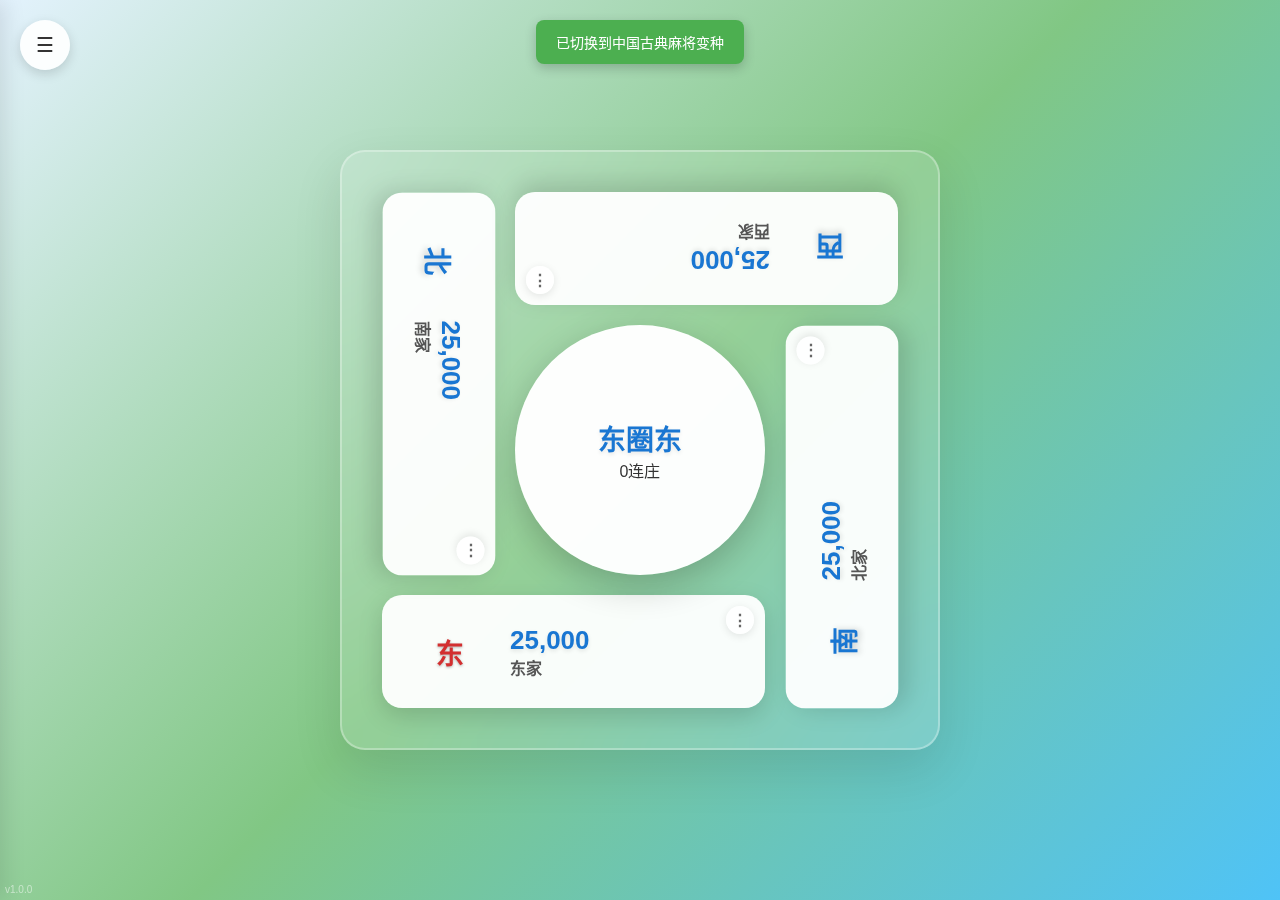
<file: index.html>
<!DOCTYPE html>
<html lang="zh-CN">
<head>
    <meta charset="UTF-8">
    <meta name="viewport" content="width=device-width, initial-scale=1.0">
    <title>麻将记分器</title>
    <link rel="stylesheet" href="css/styles.css">
    <link rel="stylesheet" href="css/scorepad.css">
    <link rel="stylesheet" href="css/modals.css">
    <link rel="stylesheet" href="css/responsive.css">
</head>
<body>
    <div id="app">
        <!-- 分数盘 -->
        <div id="scorepad-container">
            <div id="scorepad" class="scorepad">
                <!-- 东家（下方） -->
                <div class="player east" data-position="east">
                    <div class="xianggong-mark hidden">相</div>
                    <div class="wind">东</div>
                    <div class="player-status hidden"></div>
                    <div class="player-info">
                        <div class="score">25000</div>
                        <div class="name">东家</div>
                    </div>
                    <div class="menu-btn" onclick="showPlayerMenu('east')">⋮</div>
                </div>
                
                <!-- 北家（左侧） -->
                <div class="player north" data-position="north">
                    <div class="player-content">
                        <div class="xianggong-mark hidden">相</div>
                        <div class="wind">北</div>
                        <div class="player-status hidden"></div>
                        <div class="player-info">
                            <div class="score">25000</div>
                            <div class="name">北家</div>
                        </div>
                        <div class="menu-btn" onclick="showPlayerMenu('north')">⋮</div>
                    </div>
                </div>
                
                <!-- 西家（上方） -->
                <div class="player west" data-position="west">
                    <div class="xianggong-mark hidden">相</div>
                    <div class="wind">西</div>
                    <div class="player-status hidden"></div>
                    <div class="player-info">
                        <div class="score">25000</div>
                        <div class="name">西家</div>
                    </div>
                    <div class="menu-btn" onclick="showPlayerMenu('west')">⋮</div>
                </div>
                
                <!-- 南家（右侧） -->
                <div class="player south" data-position="south">
                    <div class="player-content">
                        <div class="xianggong-mark hidden">相</div>
                        <div class="wind">南</div>
                        <div class="player-status hidden"></div>
                        <div class="player-info">
                            <div class="score">25000</div>
                            <div class="name">南家</div>
                        </div>
                        <div class="menu-btn" onclick="showPlayerMenu('south')">⋮</div>
                    </div>
                </div>
                
                <!-- 中央区域 -->
                <div class="center" onclick="handleCenterClick()">
                    <div class="game-info">
                        <div class="round">东1局</div>
                        <div class="honba">0本场</div>
                    </div>
                    <div id="center-button" class="center-button hidden" onclick="handleCenterButtonClick()"></div>
                </div>
            </div>
        </div>
        
        <!-- 主菜单控制 -->
        <div id="main-menu-toggle" onclick="toggleMainMenu()">☰</div>
        
        <!-- 主菜单 -->
        <div id="main-menu" class="main-menu collapsed">
            <div class="menu-section">
                <h3>游戏控制</h3>
                <button onclick="rotateScorepad()">旋转分数盘</button>
                <button onclick="showRoundDialog()">设定圈局</button>
                <button onclick="showRulesDialog()">选择规则</button>
                <button onclick="showRuleSettingsDialog()">规则设置</button>
                <button onclick="showPatternDialog()">输入表示法</button>
            </div>
            <div class="menu-section">
                <h3>记录</h3>
                <button onclick="showGameHistory()">查看记录</button>
                <button onclick="exportData()">导出数据</button>
                <button onclick="importData()">导入数据</button>
            </div>
            <div class="menu-section">
                <h3>游戏</h3>
                <button onclick="newGame()">新游戏</button>
                <button onclick="resetScores()">重置分数</button>
            </div>
            <div class="menu-section">
                <h3>帮助</h3>
                <button onclick="showYakuDialog()">役种说明</button>
                <button onclick="jumpToAnalyseTool()">跳转到分析工具</button>
                <button onclick="showHelp()">帮助文档</button>
                <button onclick="showAbout()">关于</button>
            </div>

        </div>
    </div>
    
    <!-- 模态对话框 -->
    <div id="modal-overlay" class="modal-overlay hidden"></div>
    
    <!-- 玩家菜单 -->
    <div id="player-menu" class="modal player-menu hidden">
        <div class="modal-content">
            <h3 id="player-menu-title">玩家菜单</h3>
            <button onclick="showPlayerHistory()">查看记录</button>
            <button onclick="editPlayerName()">编辑名字</button>
            <button onclick="setPlayerXiangGong()">设为相公</button>
            <button onclick="declareFraud()">诈胡</button>
            <button onclick="closeModal()">取消</button>
        </div>
    </div>
    
    <!-- 流局确认对话框 -->
    <div id="draw-dialog" class="modal hidden">
        <div class="modal-content">
            <h3>确认流局</h3>
            <p>确定要流局吗？</p>
            <div class="button-group">
                <button onclick="confirmDraw()">确定</button>
                <button onclick="closeModal()">取消</button>
            </div>
        </div>
    </div>
    
    <!-- 和牌结算对话框 -->
    <div id="win-dialog" class="modal hidden">
        <div class="modal-content">
            <h3>和牌结算</h3>
            <div class="win-info">
                <p>和牌方：<span id="winner-name"></span></p>
                <p>类型：<span id="win-type"></span></p>
                <p>出铳方：<span id="payers"></span></p>
            </div>
            <div class="score-input">
                <div>
                    <label id="fan-label" for="fan-input">番数：</label>
                    <input type="number" id="fan-input" min="0" value="0" />
                </div>
                <div>
                    <label id="fu-label" for="fu-input">符数：</label>
                    <input type="number" id="fu-input" min="30" value="30" step="10" />
                </div>
                <div>
                    <label for="bao-select">包牌者：</label>
                    <select id="bao-select">
                        <option value="none">无包牌</option>
                    </select>
                </div>
            </div>
            <div class="button-group">
                <button onclick="calculateAuto()">计算</button>
                <button onclick="confirmWin()">确定</button>
                <button onclick="closeModal()">取消</button>
            </div>
        </div>
    </div>
    
    <!-- 计算对话框 -->
    <div id="calc-dialog" class="modal hidden">
        <div class="modal-content">
            <h3>自动计算</h3>
            <div class="hand-input">
                <div>
                    <label for="hand-tiles">手牌：</label>
                    <input type="text" id="hand-tiles" placeholder="例: 123m456p789s1122z">
                </div>
                <div>
                    <label for="win-tile">和牌：</label>
                    <input type="text" id="win-tile" placeholder="例: 1z">
                </div>
                <div>
                    <label for="melds">鸣牌：</label>
                    <input type="text" id="melds" placeholder="例: 111m,456p,(1111m) 括号表示暗杠">
                </div>
                <div id="win-conditions" class="win-conditions">
                    <!-- 条件将由规则系统动态生成 -->
                </div>
            </div>
            <div class="button-group">
                <button onclick="performCalculation()">计算</button>
                <button onclick="closeCalcDialog()">取消</button>
            </div>
        </div>
    </div>

    <!-- 翻符详情确认对话框 -->
    <div id="fanfu-detail-dialog" class="modal hidden">
        <div class="modal-content large">
            <div class="modal-header">
                <h3>翻符详情</h3>
                <span class="close" onclick="closeFanFuDetailDialog()">&times;</span>
            </div>
            
            <div id="detail-tile-display" class="tile-display">
                <!-- 牌型显示区域 -->
            </div>
            
            <div class="detail-section">
                <h4>翻数来源</h4>
                <div id="fan-details-container" class="details-container">
                    <!-- 翻数详情将在这里动态生成 -->
                </div>
            </div>
            
            <div class="detail-section">
                <h4>副数来源</h4>
                <div id="fu-details-container" class="details-container">
                    <!-- 副数详情将在这里动态生成 -->
                </div>
            </div>
            
            <div class="summary-section">
                <div class="summary-row">
                    <span>总翻数：</span>
                    <span id="total-fan" class="summary-value"></span>
                </div>
                <div class="summary-row">
                    <span>总副数：</span>
                    <span id="total-fu" class="summary-value"></span>
                </div>
                <div class="summary-row">
                    <span>最终点数：</span>
                    <span id="final-points" class="final-value"></span>
                </div>  
                <div id="points-note" class="points-note"></div>
            </div>
            
            <div class="button-group">
                <button onclick="closeFanFuDetailDialog()">取消</button>
                <button onclick="confirmFanFuCalculation()" class="primary">确认并填入</button>
            </div>
        </div>
    </div>
    
    <!-- 表示法选择对话框 -->
    <div id="pattern-dialog" class="modal hidden">
        <div class="modal-content">
            <h3>选择输入表示法</h3>
            <div class="pattern-options">
                <p>选择牌型输入的表示方法：</p>
                <div id="pattern-list" class="pattern-list">
                    <!-- 表示法选项将动态生成 -->
                </div>
                <div class="pattern-example">
                    <strong>当前示例：</strong>
                    <span id="pattern-example-text"></span>
                </div>
            </div>
            <div class="button-group">
                <button onclick="applyPatternChange()">应用</button>
                <button onclick="closeModal()">取消</button>
            </div>
        </div>
    </div>
    
    <!-- 历史记录对话框 -->
    <div id="history-dialog" class="modal hidden">
        <div class="modal-content large">
            <h3 id="history-title">游戏记录</h3>
            <div class="history-actions hidden" id="history-actions">
                <button id="undo-btn" class="undo-btn hidden" onclick="undoLastOperation()">
                    <span class="undo-icon">↶</span> 撤回
                </button>
                <span id="undo-info" class="undo-info hidden"></span>
            </div>
            <div id="history-container" class="history-container">
                <!-- 历史记录将在这里动态生成 -->
            </div>
            <div class="button-group">
                <button onclick="closeModal()">关闭</button>
            </div>
        </div>
    </div>
    
    <!-- 役种说明对话框 -->
    <div id="yaku-dialog" class="modal hidden">
        <div class="modal-content">
            <div class="modal-header">
                <h3>役种说明</h3>
                <span class="close" onclick="closeModal()">&times;</span>
            </div>
            <div id="yaku-content" class="yaku-content">
                <!-- 役种内容将动态生成 -->
            </div>
            <div class="button-group">
                <button onclick="closeModal()">关闭</button>
            </div>
        </div>
    </div>
    
    <!-- 帮助文档对话框 -->
    <div id="help-dialog" class="modal hidden">
        <div class="modal-content large">
            <div class="modal-header">
                <h3>帮助文档</h3>
                <span class="close" onclick="closeModal()">&times;</span>
            </div>
            <div class="help-content">
                <div class="help-section">
                    <h4>基本操作</h4>
                    <ul>
                        <li><strong>和牌输入：</strong>点击和牌玩家进入和牌模式，选择出铳方完成结算</li>
                        <li><strong>流局：</strong>点击中央区域选择流局</li>
                        <li><strong>分数盘旋转：</strong>使用主菜单中的"旋转分数盘"功能</li>
                        <li><strong>圈局设定：</strong>通过主菜单设置当前圈风和局数</li>
                    </ul>
                </div>
                <div class="help-section">
                    <h4>规则系统</h4>
                    <ul>
                        <li><strong>选择规则：</strong>支持日本麻将、中国古典麻将等多种规则</li>
                        <li><strong>规则设置：</strong>可调整各规则的详细参数</li>
                        <li><strong>自动计算：</strong>支持根据手牌自动计算翻符和点数</li>
                    </ul>
                </div>
                <div class="help-section">
                    <h4>输入表示法</h4>
                    <ul>
                        <li><strong>万子：</strong>1-9m (例：123m)</li>
                        <li><strong>索子：</strong>1-9s (例：456s)</li>
                        <li><strong>筒子：</strong>1-9p (例：789p)</li>
                        <li><strong>字牌：</strong>1-7z (1234风牌，567三元牌)</li>
                        <li><strong>花牌：</strong>1-8f (例：f1表示花牌1)</li>
                        <li><strong>副露：</strong>用逗号分隔，暗杠用括号表示</li>
                    </ul>
                </div>
                <div class="help-section">
                    <h4>其他功能</h4>
                    <ul>
                        <li><strong>记录查看：</strong>查看当前对局的详细记录</li>
                        <li><strong>数据导入导出：</strong>备份和恢复游戏数据</li>
                        <li><strong>分析工具：</strong>独立的听牌和翻符计算工具</li>
                    </ul>
                </div>
            </div>
            <div class="button-group">
                <button onclick="closeModal()">关闭</button>
            </div>
        </div>
    </div>
    
    <!-- 关于对话框 -->
    <div id="about-dialog" class="modal hidden">
        <div class="modal-content">
            <div class="modal-header">
                <h3>关于</h3>
                <span class="close" onclick="closeModal()">&times;</span>
            </div>
            <div class="about-content">
                <div class="about-header">
                    <h2>麻将记分器</h2>
                    <p class="version">版本 1.0.0</p>
                </div>
                <div class="about-section">
                    <h4>功能特点</h4>
                    <ul>
                        <li>支持多种麻将规则系统</li>
                        <li>自动翻符计算和点数结算</li>
                        <li>直观的分数盘界面</li>
                        <li>完整的对局记录</li>
                        <li>数据导入导出功能</li>
                        <li>独立的分析计算工具</li>
                    </ul>
                </div>
                <div class="about-section">
                    <h4>技术信息</h4>
                    <p>基于现代Web技术开发，支持离线使用，数据本地存储。</p>
                </div>
                <div class="about-section">
                    <h4>使用说明</h4>
                    <p>本工具仅供娱乐和学习使用，请遵守当地法律法规。</p>
                </div>
            </div>
            <div class="button-group">
                <button onclick="closeModal()">关闭</button>
            </div>
        </div>
    </div>
    
    <!-- JavaScript模块 -->
    <script src="js/mahjong-parser.js"></script>
    <script src="js/ui-controller.js"></script>
    <script src="js/game-state.js"></script>
    <script src="js/rule-systems/base-rule.js"></script>
    <script src="js/rule-systems/japanese-mahjong.js"></script>
    <script src="js/rule-systems/chinese-classical-mahjong-var.js"></script>
    <script src="js/rule-systems/hong-kong-mahjong.js"></script>
    <script src="js/game-history.js"></script>
    <script src="js/main.js"></script>
</body>
</html>
</file>
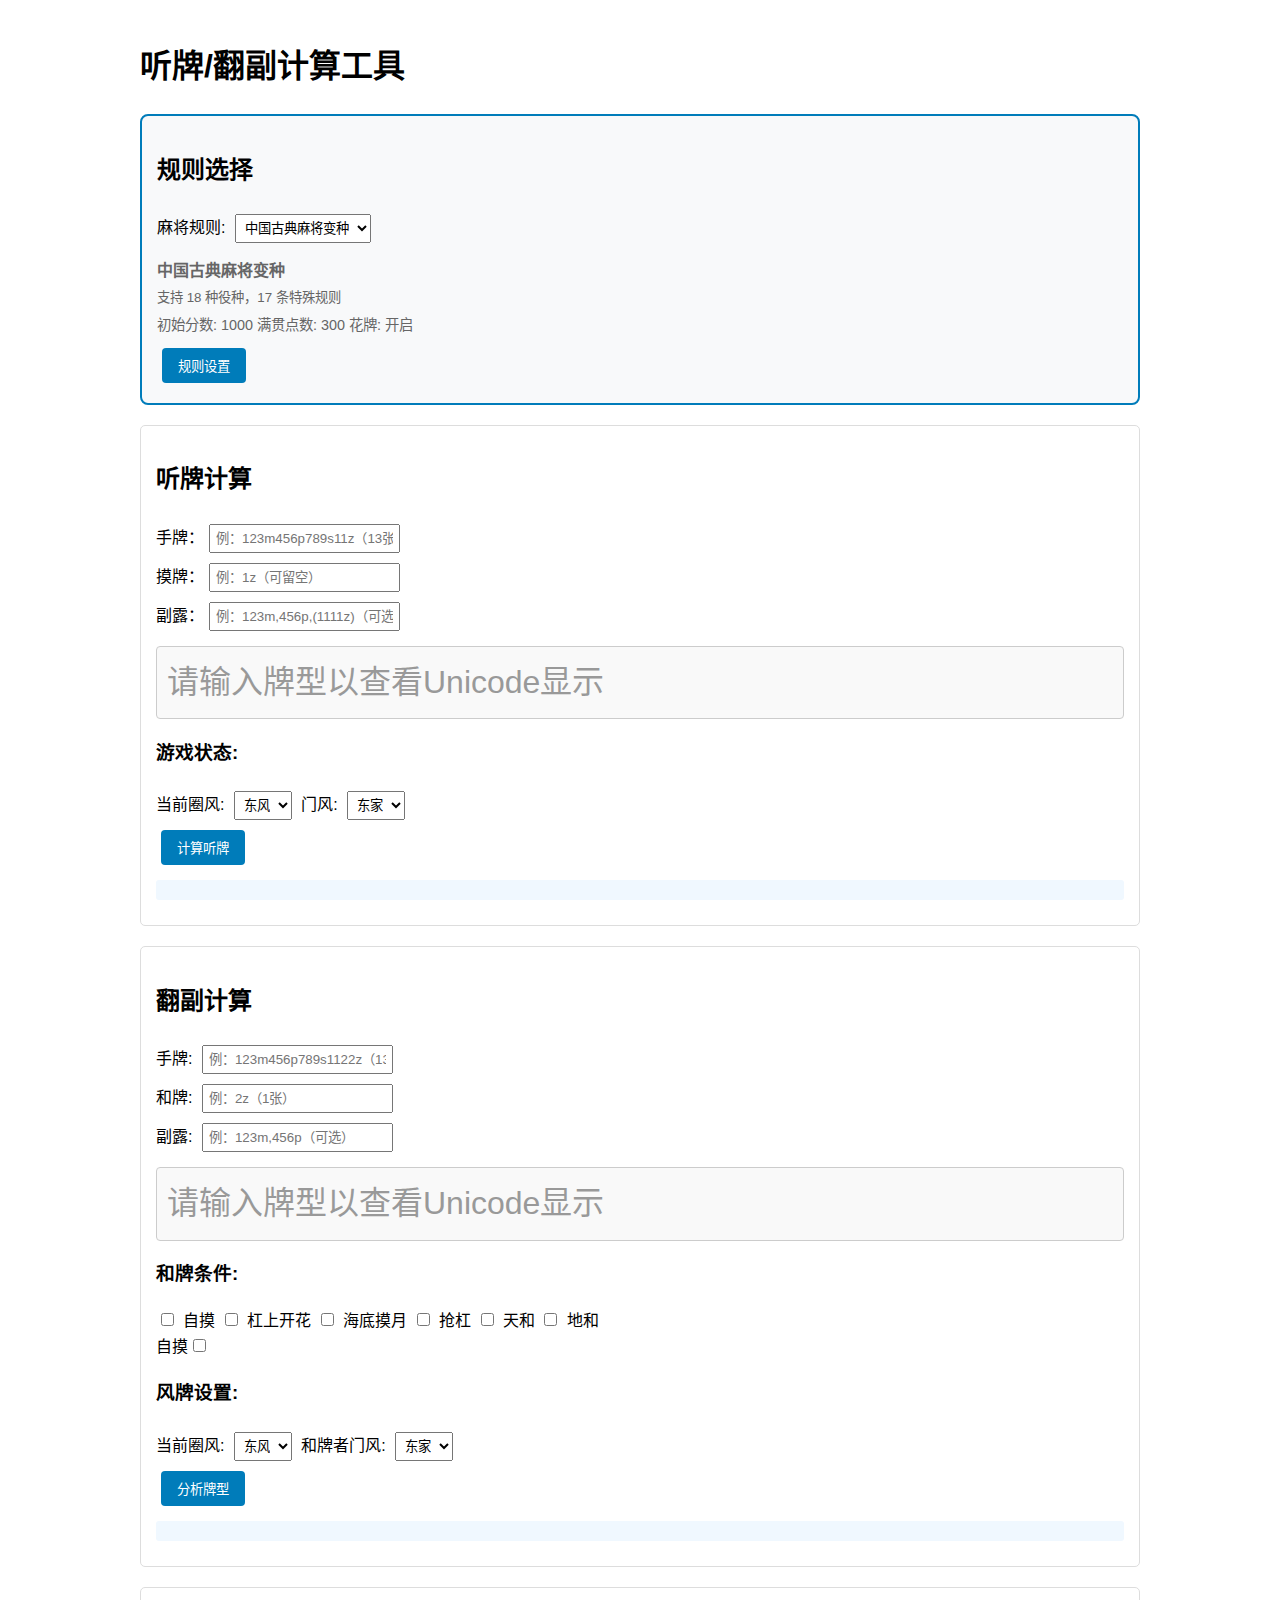
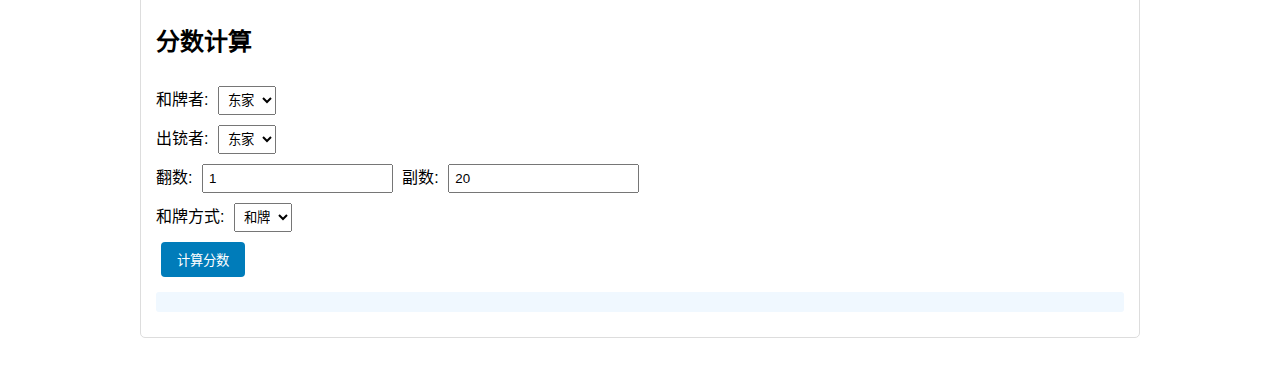
<file: analyse-tool.html>
<!DOCTYPE html>
<html lang="zh-CN">

<head>
    <meta charset="UTF-8">
    <meta name="viewport" content="width=device-width, initial-scale=1.0">
    <title>听牌/翻副计算工具</title>
    <style>
        body {
            font-family: 'Microsoft YaHei', sans-serif;
            max-width: 1000px;
            margin: 0 auto;
            padding: 20px;
            line-height: 1.6;
        }

        .test-section {
            margin: 20px 0;
            padding: 15px;
            border: 1px solid #ddd;
            border-radius: 5px;
        }

        .result {
            background: #f0f8ff;
            padding: 10px;
            margin: 10px 0;
            border-radius: 3px;
        }

        .error {
            background: #ffe6e6;
            color: #d00;
        }

        .success {
            background: #e6ffe6;
            color: #060;
        }

        button {
            background: #007cba;
            color: white;
            border: none;
            padding: 8px 16px;
            border-radius: 4px;
            cursor: pointer;
            margin: 5px;
        }

        button:hover {
            background: #005a87;
        }

        input,
        select {
            margin: 5px;
            padding: 5px;
        }

        .rule-selector {
            background: #f8f9fa;
            padding: 15px;
            border-radius: 8px;
            margin-bottom: 20px;
            border: 2px solid #007cba;
        }

        .tenpai-grid {
            display: grid;
            grid-template-columns: repeat(auto-fit, minmax(200px, 1fr));
            gap: 10px;
            margin: 15px 0;
        }

        .tenpai-item {
            background: #f8f9fa;
            padding: 10px;
            border-radius: 5px;
            border: 1px solid #ddd;
            cursor: pointer;
            transition: all 0.2s ease;
        }

        .tenpai-item:hover {
            background: #e3f2fd;
            border-color: #007cba;
            transform: translateY(-2px);
            box-shadow: 0 4px 12px rgba(0, 124, 186, 0.2);
        }

        .tenpai-tile {
            font-weight: bold;
            color: #007cba;
            font-size: 24px;
        }

        .tenpai-value {
            margin-top: 5px;
            font-size: 14px;
            color: #666;
        }

        /* 向听推进方案样式 */
        .shanten-improvement {
            margin: 10px 0;
            padding: 15px;
            background: #f8f9fa;
            border: 1px solid #ddd;
            border-radius: 8px;
            cursor: pointer;
            transition: all 0.2s ease;
        }

        .shanten-improvement:hover {
            background: #e3f2fd;
            border-color: #007cba;
            box-shadow: 0 2px 8px rgba(0, 124, 186, 0.1);
        }

        .improvement-header {
            display: flex;
            align-items: center;
            justify-content: space-between;
            margin-bottom: 10px;
        }

        .improvement-action {
            font-size: 32px;
            font-weight: bold;
            color: #007cba;
        }

        .improvement-result {
            font-size: 16px;
            font-weight: bold;
            color: #333;
        }

        .improvement-details {
            font-size: 14px;
            color: #666;
            line-height: 1.4;
        }

        .draw-tiles {
            margin-top: 8px;
            font-size: 24px;
            color: #007cba;
        }

        .current-hand-improvement {
            background: #e8f5e8;
            border-color: #4caf50;
        }

        .current-hand-improvement:hover {
            background: #c8e6c9;
        }

        /* 错误信息样式 */
        .error-message {
            background: #ffe6e6;
            color: #d00;
            padding: 10px;
            margin: 10px 0;
            border-radius: 5px;
            border: 1px solid #ff9999;
            text-align: center;
            font-weight: bold;
        }

        .hide {
            display: none !important;
        }

        /* Tile格式的向听选择 */
        .shanten-tile-grid {
            display: grid;
            grid-template-columns: repeat(auto-fill, minmax(120px, 1fr));
            gap: 10px;
            margin: 15px 0;
        }

        .shanten-tile {
            background: #f8f9fa;
            border: 2px solid #ddd;
            border-radius: 8px;
            padding: 12px 8px;
            text-align: center;
            cursor: pointer;
            transition: all 0.2s ease;
            min-height: 80px;
            display: flex;
            flex-direction: column;
            justify-content: center;
            align-items: center;
        }

        .shanten-tile:hover {
            background: #e3f2fd;
            border-color: #007cba;
            transform: translateY(-2px);
            box-shadow: 0 4px 12px rgba(0, 124, 186, 0.2);
        }

        .shanten-tile.optimal {
            background: #e8f5e8;
            border-color: #4caf50;
        }

        .shanten-tile.optimal:hover {
            background: #c8e6c9;
        }

        .tile-display-large {
            font-size: 36px;
            margin-bottom: 4px;
            line-height: 1;
        }

        .tile-info {
            font-size: 12px;
            font-weight: bold;
            color: #333;
            margin-bottom: 2px;
        }

        .tile-details {
            font-size: 10px;
            color: #666;
            line-height: 1.2;
        }

        .error-message {
            color: #d32f2f;
            font-weight: bold;
            text-align: center;
            padding: 20px;
            background: #ffebee;
            border-radius: 4px;
            border: 1px solid #e57373;
        }

        /* 模态对话框样式 */
        .modal {
            display: none;
            position: fixed;
            z-index: 1000;
            left: 0;
            top: 0;
            width: 100%;
            height: 100%;
            background-color: rgba(0, 0, 0, 0.5);
        }

        .modal-content {
            background-color: #fefefe;
            margin: 5% auto;
            padding: 20px;
            border: 1px solid #888;
            border-radius: 8px;
            width: 80%;
            max-width: 600px;
            max-height: 80vh;
            overflow-y: auto;
        }

        .modal-header {
            display: flex;
            justify-content: space-between;
            align-items: center;
            margin-bottom: 20px;
            padding-bottom: 10px;
            border-bottom: 1px solid #ddd;
        }

        .close {
            color: #aaa;
            font-size: 28px;
            font-weight: bold;
            cursor: pointer;
        }

        .close:hover,
        .close:focus {
            color: #000;
        }

        .detail-section {
            margin: 15px 0;
            padding: 10px;
            background: #f8f9fa;
            border-radius: 5px;
        }

        .detail-item {
            display: flex;
            justify-content: space-between;
            align-items: center;
            padding: 5px 0;
            border-bottom: 1px solid #eee;
        }

        .detail-item:last-child {
            border-bottom: none;
        }

        .detail-name {
            font-weight: bold;
            color: #333;
        }

        .detail-value {
            color: #007cba;
            font-weight: bold;
        }

        .detail-description {
            font-size: 0.9em;
            color: #666;
            margin-top: 2px;
        }

        .summary-section {
            background: #e3f2fd;
            padding: 15px;
            border-radius: 5px;
            margin: 20px 0;
            border-left: 4px solid #007cba;
        }

        .modal-buttons {
            text-align: right;
            margin-top: 20px;
            padding-top: 15px;
            border-top: 1px solid #ddd;
        }

        /* 听牌详情对话框样式 */
        .tenpai-detail-header {
            background: #f8f9fa;
            padding: 15px;
            border-radius: 8px;
            margin-bottom: 20px;
            text-align: center;
        }

        .tenpai-detail-tile {
            font-size: 32px;
            margin-bottom: 10px;
        }

        .tenpai-detail-summary {
            font-size: 18px;
            font-weight: bold;
            color: #007cba;
            margin-bottom: 5px;
        }

        .tenpai-detail-points {
            font-size: 16px;
            color: #666;
        }

        .tenpai-detail-section {
            margin-bottom: 20px;
        }

        .tenpai-detail-section h4 {
            color: #2c3e50;
            margin-bottom: 10px;
            padding-bottom: 5px;
            border-bottom: 2px solid #eee;
        }

        .tenpai-detail-list {
            background: #f8f9fa;
            padding: 15px;
            border-radius: 5px;
            border-left: 4px solid #28a745;
        }

        .tenpai-detail-item {
            margin-bottom: 8px;
            padding: 5px 0;
            border-bottom: 1px solid #eee;
        }

        .tenpai-detail-item:last-child {
            border-bottom: none;
            margin-bottom: 0;
        }

        .tenpai-detail-item strong {
            color: #007cba;
        }

        .tenpai-detail-description {
            font-size: 14px;
            color: #666;
            margin-top: 3px;
        }

        .btn-primary {
            background: #007cba;
            color: white;
            border: none;
            padding: 10px 20px;
            border-radius: 4px;
            cursor: pointer;
            margin-left: 10px;
        }

        .btn-secondary {
            background: #6c757d;
            color: white;
            border: none;
            padding: 10px 20px;
            border-radius: 4px;
            cursor: pointer;
        }

        .btn-primary:hover {
            background: #005a87;
        }

        .btn-secondary:hover {
            background: #545b62;
        }

        .tile-display {
            font-size: 32px;
            margin: 10px 0;
            padding: 10px;
            background: #f9f9f9;
            border: 1px solid #ccc;
            border-radius: 4px;
            font-family: 'Segoe UI Symbol', 'Noto Color Emoji', sans-serif;
        }

        .tile-section {
            margin: 5px 0;
        }

        .tile-label {
            font-size:small;
            font-weight: bold;
            margin-right: 10px;
        }

        /* 规则设置对话框样式 */
        .rule-settings {
            margin-top: 15px;
        }

        .setting-group {
            margin-bottom: 20px;
            padding: 10px;
            background-color: #f9f9f9;
            border-radius: 5px;
        }

        .setting-group h4 {
            margin-top: 0;
            padding-bottom: 5px;
            border-bottom: 1px solid #ddd;
        }

        .setting-item {
            margin: 10px 0;
            display: flex;
            justify-content: space-between;
            align-items: center;
        }

        .setting-item label {
            flex: 1;
            margin-right: 15px;
        }

        .setting-item input[type="number"],
        .setting-item select {
            width: 100px;
        }

        .button-group {
            margin-top: 20px;
            text-align: right;
        }

        .button-group button {
            margin-left: 10px;
            padding: 8px 15px;
        }

        .hide {
            display: none;
        }

        .replacement-item {
            cursor: pointer;
            transition: all 0.2s ease;
        }

        .replacement-item:hover {
            background: #e3f2fd;
            border-color: #007cba;
            transform: translateY(-2px);
            box-shadow: 0 4px 8px rgba(0, 124, 186, 0.1);
        }

        .replacement-item .tenpai-tile {
            font-size: 16px;
        }

        .replacement-item .tenpai-value {
            font-size: 12px;
        }

        /* 动作指示器样式 */
        .tile-action-indicator {
            position: absolute;
            top: -8px;
            right: -8px;
            background: #007cba;
            color: white;
            font-size: 10px;
            padding: 2px 6px;
            border-radius: 10px;
            font-weight: bold;
            z-index: 2;
        }

        .shanten-tile.discard-tile .tile-action-indicator {
            background: #dc3545;
        }

        .shanten-tile.draw-tile .tile-action-indicator {
            background: #28a745;
        }

        .shanten-tile {
            position: relative;
        }
    </style>
</head>

<body>
    <h1>听牌/翻副计算工具</h1>

    <div class="rule-selector">
        <h2>规则选择</h2>
        <label>麻将规则:
            <select id="ruleSelector" onchange="switchRule()">
                <!-- 选项将通过JavaScript动态生成 -->
            </select>
        </label>
        <div id="ruleInfo" style="margin-top: 10px; color: #666;"></div>
        <button id="ruleSettingsButton" onclick="showRuleSettingsDialog()" style="margin-top: 10px;">规则设置</button>
    </div>

    <div class="test-section">
        <h2>听牌计算</h2>
        <div>
            <label>手牌：<input type="text" id="tenpaiHandInput" placeholder="例：123m456p789s11z（13张牌）"
                    onchange="updateTenpaiDisplay(); calculateTenpai()" /></label><br>
            <label>摸牌：<input type="text" id="tenpaiInInput" placeholder="例：1z（可留空）"
                    onchange="updateTenpaiDisplay(); calculateTenpai()" /></label><br>
            <label>副露：<input type="text" id="tenpaiMeldsInput" placeholder="例：123m,456p,(1111z)（可选）"
                    onchange="updateTenpaiDisplay(); calculateTenpai()" /></label><br>

            <div id="tenpaiTileDisplay" class="tile-display"></div>

            <h3>游戏状态:</h3>
            <label>当前圈风: <select id="tenpaiRoundWind">
                    <option value="east">东风</option>
                    <option value="south">南风</option>
                    <option value="west">西风</option>
                    <option value="north">北风</option>
                </select></label>
            <label>门风: <select id="tenpaiPlayerWind">
                    <option value="east">东家</option>
                    <option value="south">南家</option>
                    <option value="west">西家</option>
                    <option value="north">北家</option>
                </select></label><br>

            <button onclick="calculateTenpai()">计算听牌</button>
        </div>
        <div id="tenpaiResult" class="result"></div>
        <div id="errorMessage" class="error-message hide"></div>
        <div id="shantenResult" class="result hide">
            <h3 id="shantenTitle">未听牌，<span id="shantenNumber">0</span>向听</h3>
            <div id="replacePlans" style="display: block;">
                <!-- 替换牌项将通过JavaScript动态生成 -->
            </div>
        </div>
        <div id="winResult" class="result hide">
            <div style="text-align: center; padding: 20px; background: #f8f9fa; border-radius: 8px; border: 2px solid #4CAF50;">
                <h3 style="color: #4CAF50; margin-bottom: 15px;">🎉 恭喜和牌！</h3>
                <p style="margin-bottom: 15px; color: #666;">
                    您的牌型已经完成，可以进行翻副计算了
                </p>
                
                <div style="margin: 15px 0;">
                    <button id="copyToAnalysisBtn" 
                            style="background: #4CAF50; color: white; border: none; padding: 10px 20px; border-radius: 4px; margin: 5px; cursor: pointer;">
                        📋 复制到翻副计算
                    </button>
                    <!-- <button onclick="scrollToAnalysis()" 
                            style="background: #2196F3; color: white; border: none; padding: 10px 20px; border-radius: 4px; margin: 5px; cursor: pointer;">
                        🔍 跳转到翻副计算
                    </button> -->
                </div>
                
                <div style="font-size: 0.9em; color: #666; margin-top: 10px;">
                    💡 提示：点击"复制到翻副计算"可以自动填充牌型数据
                </div>
            </div>
        </div>
    </div>


    <div class="test-section" id="analysisSection">
        <h2>翻副计算</h2>
        <div>
            <label>手牌: <input type="text" id="handInput" placeholder="例：123m456p789s1122z（13张）"
                    onchange="updateTileDisplay()" /></label><br>
            <label>和牌: <input type="text" id="winTileInput" placeholder="例：2z（1张）"
                    onchange="updateTileDisplay()" /></label><br>
            <label>副露: <input type="text" id="meldsInput" placeholder="例：123m,456p（可选）"
                    onchange="updateTileDisplay()" /></label><br>

            <div id="tileDisplay" class="tile-display"></div>

            <h3>和牌条件:</h3>
            <div id="win-conditions-analysis" class="win-conditions">
                <!-- 和牌条件将由规则系统动态生成 -->
            </div>
            <!-- 添加自摸选项框 -->
            <div id="win-conditions-extra" class="win-conditions">
                <label>自摸<input id="win-cond-zimo" type="checkbox" /></label>
            </div>

            <h3>风牌设置:</h3>
            <label>当前圈风: <select id="roundWind">
                    <option value="east">东风</option>
                    <option value="south">南风</option>
                    <option value="west">西风</option>
                    <option value="north">北风</option>
                </select></label>
            <label>和牌者门风: <select id="playerWind">
                    <option value="east">东家</option>
                    <option value="south">南家</option>
                    <option value="west">西家</option>
                    <option value="north">北家</option>
                </select></label><br>

            <button onclick="testHandAnalysis()">分析牌型</button>
        </div>
        <div id="analysisResult" class="result"></div>
    </div>


    <div class="test-section">
        <h2>分数计算</h2>
        <div>
            <label>和牌者: <select id="winner">
                    <option value="east">东家</option>
                    <option value="south">南家</option>
                    <option value="west">西家</option>
                    <option value="north">北家</option>
                </select></label><br>
            <label>出铳者: <select id="payer">
                    <option value="east">东家</option>
                    <option value="south">南家</option>
                    <option value="west">西家</option>
                    <option value="north">北家</option>
                </select></label><br>
            <label>翻数: <input type="number" id="fanCount" min="0" value="1" /></label>
            <label>副数: <input type="number" id="fuCount" min="0" value="20" /></label><br>
            <label>和牌方式: <select id="winType">
                    <option value="和牌">和牌</option>
                    <option value="自摸">自摸</option>
                </select></label><br>

            <button onclick="testScoreCalculation()">计算分数</button>
        </div>
        <div id="scoreResult" class="result"></div>
    </div>

    <!-- 规则设置对话框 -->
    <div id="rule-settings-dialog" class="modal" onclick="closeModalOnBackgroundClick(event, 'rule-settings-dialog')">
        <div class="modal-content" onclick="event.stopPropagation()">
            <div class="modal-header">
                <h3 id="rule-settings-title">规则设置</h3>
                <span class="close" onclick="closeModal('rule-settings-dialog')">&times;</span>
            </div>
            <div id="rule-settings-container" class="rule-settings">
                <!-- 规则设置内容将通过JavaScript动态生成 -->
            </div>
            <div class="button-group">
                <button onclick="saveRuleSettings()">保存</button>
                <button onclick="closeModal('rule-settings-dialog')">取消</button>
            </div>
        </div>
    </div>

    <!-- 听牌详情对话框 -->
    <div id="tenpai-detail-dialog" class="modal" onclick="closeModalOnBackgroundClick(event, 'tenpai-detail-dialog')">
        <div class="modal-content" onclick="event.stopPropagation()">
            <div class="modal-header">
                <h3 id="tenpai-detail-title">听牌详情</h3>
                <span class="close" onclick="closeModal('tenpai-detail-dialog')">&times;</span>
            </div>
            <div id="tenpai-detail-content">
                <!-- 详情内容将在这里动态填充 -->
            </div>
            <div class="modal-buttons">
                <button onclick="closeModal('tenpai-detail-dialog')">关闭</button>
            </div>
        </div>
    </div>

    <script src="js/mahjong-parser.js"></script>
    <script src="js/shanten-calculator.js"></script>
    <script src="js/rule-systems/base-rule.js"></script>
    <script src="js/rule-systems/chinese-classical-mahjong-var.js"></script>
    <script src="js/rule-systems/japanese-mahjong.js"></script>
    <script src="js/rule-systems/hong-kong-mahjong.js"></script>
    <script>
        // 全局变量
        let currentRuleSystem = null;
        let mahjongParser = null;
        let shantenCalculator = null;

        // 定义规则系统容器
        let availableRuleSystems = {};

        // 显示错误信息的统一函数
        function showErrorMessage(message) {
            const errorDiv = document.getElementById('errorMessage');
            if (errorDiv) {
                errorDiv.textContent = message;
                errorDiv.classList.remove('hide');
                
                // 5秒后自动隐藏错误信息
                setTimeout(() => {
                    errorDiv.classList.add('hide');
                }, 5000);
            }
        }

        // 隐藏错误信息
        function hideErrorMessage() {
            const errorDiv = document.getElementById('errorMessage');
            if (errorDiv) {
                errorDiv.classList.add('hide');
            }
        }

        // 显示听牌结果并隐藏向听结果
        function showTenpaiResult() {
            const tenpaiDiv = document.getElementById('tenpaiResult');
            const shantenDiv = document.getElementById('shantenResult');
            const winDiv = document.getElementById('winResult');
            if (tenpaiDiv) tenpaiDiv.classList.remove('hide');
            if (shantenDiv) shantenDiv.classList.add('hide');
            if (winDiv) winDiv.classList.add('hide');
            hideErrorMessage();
        }

        // 显示向听结果并隐藏听牌结果
        function showShantenResult() {
            const tenpaiDiv = document.getElementById('tenpaiResult');
            const shantenDiv = document.getElementById('shantenResult');
            const winDiv = document.getElementById('winResult');
            if (tenpaiDiv) tenpaiDiv.classList.add('hide');
            if (shantenDiv) shantenDiv.classList.remove('hide');
            if (winDiv) winDiv.classList.add('hide');
            
            hideErrorMessage();
        }

        // 显示和牌结果并隐藏其他结果
        function showWinResult() {
            const tenpaiDiv = document.getElementById('tenpaiResult');
            const shantenDiv = document.getElementById('shantenResult');
            const winDiv = document.getElementById('winResult');
            if (tenpaiDiv) tenpaiDiv.classList.add('hide');
            if (shantenDiv) shantenDiv.classList.add('hide');
            if (winDiv) winDiv.classList.remove('hide');
            
            hideErrorMessage();
        }

        // 显示和牌信息并引导用户跳转
        function showWinMessage(hand, melds, winTile = null) {
            // 显示和牌结果区域
            showWinResult();
            
            // 准备自动填充的数据
            const handInput = hand;
            const winTileInput = winTile || '';
            const meldsInput = melds || '';
            
            // 设置复制按钮的点击事件
            const copyBtn = document.getElementById('copyToAnalysisBtn');
            if (copyBtn) {
                copyBtn.onclick = function() {
                    copyToAnalysis(handInput, winTileInput, meldsInput);
                };
            }
        }

        // 复制牌型到翻副计算区域
        function copyToAnalysis(hand, winTile, melds) {
            // 移除摸牌部分，因为翻副计算需要13张手牌+1张和牌
            let handFor13 = hand;
            let winTileFor1 = winTile;
            
            // 如果没有独立的和牌，从14张手牌中分离出最后一张作为和牌
            if (!winTile && hand.length > 0) {
                const tiles = mahjongParser.parseHand(hand);
                if (tiles.length === 14) {
                    // 取最后一张作为和牌
                    const lastTile = tiles[tiles.length - 1];
                    winTileFor1 = tileObjectToString(lastTile);
                    
                    // 从手牌中移除最后一张
                    tiles.pop();
                    handFor13 = formatTilesToString(tiles);
                }
            }
            
            // 填充翻副计算区域
            document.getElementById('handInput').value = handFor13;
            document.getElementById('winTileInput').value = winTileFor1;
            document.getElementById('meldsInput').value = melds;
            
            // 更新翻副计算区域的显示
            updateTileDisplay();
            
            // 显示成功提示
            showNotification('牌型已复制到翻副计算区域');
            
            // 跳转到翻副计算区域
            scrollToAnalysis();
        }
        
        // 跳转到翻副计算区域
        function scrollToAnalysis() {
            const analysisSection = document.getElementById('analysisSection');
            if (analysisSection) {
                analysisSection.scrollIntoView({ behavior: 'smooth' });
                // 高亮显示
                analysisSection.style.backgroundColor = '#fff3cd';
                setTimeout(() => {
                    analysisSection.style.backgroundColor = '';
                }, 2000);
            }
        }

        // 隐藏所有结果区域并显示错误信息
        function showErrorAndHideResults(message) {
            const tenpaiDiv = document.getElementById('tenpaiResult');
            const shantenDiv = document.getElementById('shantenResult');
            const winDiv = document.getElementById('winResult');
            if (tenpaiDiv) tenpaiDiv.classList.add('hide');
            if (shantenDiv) shantenDiv.classList.add('hide');
            if (winDiv) winDiv.classList.add('hide');
            
            showErrorMessage(message);
        }

        // 麻将牌Unicode映射
        const tileUnicodeMap = {
            // 万字牌
            '1m': '🀇', '2m': '🀈', '3m': '🀉', '4m': '🀊', '5m': '🀋',
            '6m': '🀌', '7m': '🀍', '8m': '🀎', '9m': '🀏',
            // 筒子牌
            '1p': '🀙', '2p': '🀚', '3p': '🀛', '4p': '🀜', '5p': '🀝',
            '6p': '🀞', '7p': '🀟', '8p': '🀠', '9p': '🀡',
            // 条子牌
            '1s': '🀐', '2s': '🀑', '3s': '🀒', '4s': '🀓', '5s': '🀔',
            '6s': '🀕', '7s': '🀖', '8s': '🀗', '9s': '🀘',
            // 字牌
            '1z': '🀀', '2z': '🀁', '3z': '🀂', '4z': '🀃', // 东南西北
            '5z': '🀄︎', '6z': '🀅', '7z': '🀆',              // 中发白
            // 花牌 - 四花 (使用f标识符，1-4编号)
            '1f': '🀢', '2f': '🀣', '3f': '🀥', '4f': '🀤', // 梅兰菊竹
            // 花牌 - 四季 (使用f标识符，5-8编号)
            '5f': '🀦', '6f': '🀧', '7f': '🀨', '8f': '🀩'  // 春夏秋冬
        };

        // 初始化
        function initializeApp() {
            // 初始化解析器
            mahjongParser = new MahjongParser();

            // 初始化向听数计算器
            try {
                shantenCalculator = new ShantenCalculator();
                console.log('向听数计算器初始化成功');
            } catch (error) {
                console.error('向听数计算器初始化失败:', error);
            }

            // 初始化规则系统
            initializeRuleSystems();

            // 加载之前选择的规则（如果有）
            const savedRule = localStorage.getItem('analyse-tool-rule');
            if (savedRule && availableRuleSystems[savedRule]) {
                document.getElementById('ruleSelector').value = savedRule;
            }

            // 切换到选中的规则
            switchRule();
            updateTileDisplay();
            updateTenpaiDisplay();
            
            // 确保所有结果区域初始时隐藏
            document.getElementById('shantenResult').classList.add('hide');
            document.getElementById('winResult').classList.add('hide');
            
            // 添加测试按钮（开发时使用）
            //addTestButton();
        }

        // 显示规则设置对话框
        function showRuleSettingsDialog() {
            if (!currentRuleSystem) {
                alert('请先选择规则系统');
                return;
            }

            // 获取规则设置定义
            const settings = currentRuleSystem.getSettingsDefinition();
            const container = document.getElementById('rule-settings-container');
            const dialogTitle = document.getElementById('rule-settings-title');

            // 设置对话框标题
            dialogTitle.textContent = `${currentRuleSystem.name} - 规则设置`;

            // 清空容器
            container.innerHTML = '';

            // 生成设置界面
            Object.keys(settings).forEach(groupName => {
                const groupDiv = document.createElement('div');
                groupDiv.className = 'setting-group';
                groupDiv.innerHTML = `<h4>${groupName}</h4>`;

                Object.keys(settings[groupName]).forEach(settingKey => {
                    const setting = settings[groupName][settingKey];
                    const currentValue = currentRuleSystem.settings[settingKey] !== undefined ?
                        currentRuleSystem.settings[settingKey] : setting.default;

                    const itemDiv = document.createElement('div');
                    itemDiv.className = 'setting-item';

                    let inputHTML = '';
                    if (setting.type === 'boolean') {
                        inputHTML = `<input type="checkbox" id="setting-${settingKey}" ${currentValue ? 'checked' : ''}>`;
                    } else if (setting.type === 'number') {
                        inputHTML = `<input type="number" id="setting-${settingKey}" value="${currentValue}" 
                            min="${setting.min || 0}" max="${setting.max || 9999}" step="1">`;
                    } else if (setting.type === 'select') {
                        inputHTML = `<select id="setting-${settingKey}">`;
                        setting.options.forEach(option => {
                            inputHTML += `<option value="${option.value}" ${option.value === currentValue ? 'selected' : ''}>${option.label}</option>`;
                        });
                        inputHTML += '</select>';
                    }

                    itemDiv.innerHTML = `<label>${setting.label}</label>${inputHTML}`;
                    groupDiv.appendChild(itemDiv);
                });

                container.appendChild(groupDiv);
            });

            // 显示对话框
            document.getElementById('rule-settings-dialog').style.display = 'block';
        }

        // 保存规则设置
        function saveRuleSettings() {
            if (!currentRuleSystem || !currentRuleSystem.getSettingsDefinition) {
                return;
            }

            const settings = currentRuleSystem.getSettingsDefinition();
            const newSettings = {};

            // 收集所有设置的值
            Object.keys(settings).forEach(groupName => {
                Object.keys(settings[groupName]).forEach(settingKey => {
                    const element = document.getElementById(`setting-${settingKey}`);
                    if (element) {
                        if (element.type === 'checkbox') {
                            newSettings[settingKey] = element.checked;
                        } else if (element.type === 'number') {
                            newSettings[settingKey] = parseInt(element.value);
                        } else if (element.tagName === 'SELECT') {
                            newSettings[settingKey] = element.value;
                        }
                    }
                });
            });

            // 更新规则系统设置
            if (currentRuleSystem.updateSettings) {
                currentRuleSystem.updateSettings(newSettings);

                // 保存到本地存储，格式为 "rule-settings-{规则系统ID}"
                const ruleId = document.getElementById('ruleSelector').value;
                localStorage.setItem(`rule-settings-${ruleId}`, JSON.stringify(currentRuleSystem.settings));
            }

            // 关闭对话框
            closeModal('rule-settings-dialog');

            // 显示成功消息
            showResult('ruleInfo', '规则设置已保存', 'success');

            // 重新计算当前分析结果（如果有）
            setTimeout(() => {
                if (document.getElementById('analysisResult').innerHTML) {
                    testHandAnalysis();
                }
                if (document.getElementById('tenpaiResult').innerHTML) {
                    calculateTenpai();
                }
            }, 100);
        }

        // 关闭模态对话框
        function closeModal(modalId) {
            const modal = document.getElementById(modalId);
            if (modal) {
                modal.style.display = 'none';
            }
        }

        // 点击背景关闭模态对话框
        function closeModalOnBackgroundClick(event, modalId) {
            if (event.target === event.currentTarget) {
                closeModal(modalId);
            }
        }

        // 切换规则系统
        function switchRule() {
            const ruleSelector = document.getElementById('ruleSelector');
            if (!ruleSelector) return;

            const ruleType = ruleSelector.value;

            // 检查所选规则是否存在
            if (!availableRuleSystems[ruleType]) {
                console.error('规则系统未找到:', ruleType);
                return;
            }

            // 设置当前规则系统
            currentRuleSystem = availableRuleSystems[ruleType];

            // 加载保存的规则设置
            const savedSettings = localStorage.getItem(`rule-settings-${ruleType}`);
            if (savedSettings) {
                try {
                    const settings = JSON.parse(savedSettings);
                    currentRuleSystem.updateSettings(settings);
                } catch (error) {
                    console.error('加载规则设置失败:', error);
                }
            }

            // 保存规则选择
            localStorage.setItem('analyse-tool-rule', ruleType);

            displayRuleInfo();
            updateWinConditions();

            // 重新计算当前分析结果（如果有）
            setTimeout(() => {
                if (document.getElementById('analysisResult').innerHTML) {
                    testHandAnalysis();
                }
                if (document.getElementById('tenpaiResult').innerHTML) {
                    calculateTenpai();
                }
            }, 100);
        }

        // 显示规则信息
        function displayRuleInfo() {
            if (!currentRuleSystem) return;

            const info = document.getElementById('ruleInfo');
            const yaku = currentRuleSystem.getSupportedYaku ? currentRuleSystem.getSupportedYaku() : [];
            const rules = currentRuleSystem.getSpecialRules ? currentRuleSystem.getSpecialRules() : [];

            // 显示重要规则设置
            let settingsInfo = '';
            if (currentRuleSystem.settings) {
                const settings = currentRuleSystem.settings;

                if (settings.initialScore !== undefined) {
                    settingsInfo += `初始分数: ${settings.initialScore} `;
                }

                if (settings.manganPoints !== undefined) {
                    settingsInfo += `满贯点数: ${settings.manganPoints} `;
                }

                // 显示特殊规则
                if (settings.includeFlowers !== undefined) {
                    settingsInfo += `花牌: ${settings.includeFlowers ? '开启' : '关闭'} `;
                }
                if (settings.redDora !== undefined) {
                    settingsInfo += `赤宝牌: ${settings.redDora ? '开启' : '关闭'} `;
                }
            }

            info.innerHTML = `
                <strong>${currentRuleSystem.name}</strong><br>
                <small>支持 ${yaku.length} 种役种，${rules.length} 条特殊规则</small>
                <div style="margin-top: 5px; font-size: 0.9em;">${settingsInfo}</div>
            `;
        }

        // 将牌型字符串转换为Unicode显示
        function convertTilesToUnicode(tileString) {
            if (!tileString) return '';

            let result = [];
            let mahjongParser = window.mahjongParser || new MahjongParser();
            if (mahjongParser) {
                try {
                    const tiles = mahjongParser.parseHand(tileString);
                    return tiles.map(tile => {
                        let tileKey;
                        if (tile.suit === 'flower') {
                            tileKey = `${tile.number}f`;
                        } else if (tile.suit === 'honor') {
                            tileKey = `${tile.number}z`;
                        } else {
                            const suitChar = tile.suit === 'man' ? 'm' :
                                tile.suit === 'pin' ? 'p' :
                                    tile.suit === 'sou' ? 's' : '?';
                            tileKey = `${tile.number}${suitChar}`;
                        }
                        return tileUnicodeMap[tileKey] || tileKey;
                    }).join('');
                } catch (error) {
                    console.warn('Parser failed:', error);
                }
            }

            return result.join(' ');
        }

        // 更新牌型显示
        function updateTileDisplay() {
            const hand = document.getElementById('handInput').value;
            const winTile = document.getElementById('winTileInput').value;
            const melds = document.getElementById('meldsInput').value;

            const displayDiv = document.getElementById('tileDisplay');

            let displayContent = '';
            if (hand) {
                displayContent += `<div class="tile-section"><span class="tile-label">手牌:</span>${convertTilesToUnicode(hand)}</div>`;
            }
            if (winTile) {
                displayContent += `<div class="tile-section"><span class="tile-label">和牌:</span>${convertTilesToUnicode(winTile)}</div>`;
            }
            if (melds) {
                const meldGroups = melds.split(',');
                const meldDisplay = meldGroups.map(meld => convertTilesToUnicode(meld.trim())).join(' | ');
                displayContent += `<div class="tile-section"><span class="tile-label">副露:</span>${meldDisplay}</div>`;
            }

            displayDiv.innerHTML = displayContent || '<span style="color: #999;">请输入牌型以查看Unicode显示</span>';
        }

        // 更新听牌显示
        function updateTenpaiDisplay() {
            const hand = document.getElementById('tenpaiHandInput').value;
            const melds = document.getElementById('tenpaiMeldsInput').value;
            const inTile = document.getElementById('tenpaiInInput').value;

            const displayDiv = document.getElementById('tenpaiTileDisplay');

            let displayContent = '';
            if (hand) {
                displayContent += `<div class="tile-section"><span class="tile-label">手牌:</span>${convertTilesToUnicode(hand)}</div>`;
            }
            if (melds) {
                const meldGroups = melds.split(',');
                const meldDisplay = meldGroups.map(meld => convertTilesToUnicode(meld.trim())).join(' | ');
                displayContent += `<div class="tile-section"><span class="tile-label">副露:</span>${meldDisplay}</div>`;
            }
            if (inTile) {
                displayContent += `<div class="tile-section"><span class="tile-label">摸牌:</span>${convertTilesToUnicode(inTile)}</div>`;
            }

            displayDiv.innerHTML = displayContent || '<span style="color: #999;">请输入牌型以查看Unicode显示</span>';
        }

        // 显示听牌结果
        function displayTenpaiResults(results) {
            const resultDiv = document.getElementById('tenpaiResult');

            if (results.length === 0) {
                showResult('tenpaiResult', '未发现有效听牌', 'error');
                return;
            }

            // 按翻数排序（降序）
            results.sort((a, b) => b.fan - a.fan);

            let html = `
                <h4>听牌结果 (共${results.length}张):</h4>
                <div class="tenpai-grid">
            `;

            results.forEach(result => {
                const tileUnicode = convertTilesToUnicode(result.winTile);
                const specialType = currentRuleSystem.getSpecialFanType ? currentRuleSystem.getSpecialFanType(result.fan) : null;
                const fanDisplay = specialType ? specialType.name : `${result.fan}翻`;

                html += `
                    <div class="tenpai-item" onclick="showTenpaiDetail('${result.winTile}', ${JSON.stringify(result).replace(/"/g, '&quot;')})">
                        <div class="tenpai-tile">${tileUnicode} (${result.winTile})</div>
                        <div class="tenpai-value">${fanDisplay} ${result.fu}副</div>
                    </div>
                `;
            });

            html += '</div>';

            resultDiv.className = 'result success';
            resultDiv.innerHTML = html;
        }

        // 显示听牌详情（新版，支持详细信息）
        function showTenpaiDetailNew(index, resultData) {
            const result = typeof resultData === 'string' ? JSON.parse(resultData) : resultData;

            // 构建翻数详情
            let fanDetailsHtml = '';
            if (result.fanDetails && result.fanDetails.length > 0) {
                fanDetailsHtml = `
                    <div class="tenpai-detail-section">
                        <h4>翻数明细</h4>
                        <div class="tenpai-detail-list">
                            ${result.fanDetails.map(detail => {
                                const fanDisplay = typeof detail.fan === 'number' ? `${detail.fan}翻` : detail.fan;
                                return `
                                    <div class="tenpai-detail-item">
                                        <strong>${detail.name}</strong>: ${fanDisplay}
                                        ${detail.description ? `<div class="tenpai-detail-description">${detail.description}</div>` : ''}
                                    </div>
                                `;
                            }).join('')}
                        </div>
                    </div>
                `;
            }

            // 构建副数详情
            let fuDetailsHtml = '';
            if (result.fuDetails && result.fuDetails.length > 0) {
                fuDetailsHtml = `
                    <div class="tenpai-detail-section">
                        <h4>副数明细</h4>
                        <div class="tenpai-detail-list" style="border-left-color: #007cba;">
                            ${result.fuDetails.map(detail => {
                                const fuDisplay = typeof detail.fu === 'number' ? `${detail.fu}副` : detail.fu;
                                return `
                                    <div class="tenpai-detail-item">
                                        <strong>${detail.name}</strong>: ${fuDisplay}
                                        ${detail.description ? `<div class="tenpai-detail-description">${detail.description}</div>` : ''}
                                    </div>
                                `;
                            }).join('')}
                        </div>
                    </div>
                `;
            }

            const specialType = currentRuleSystem.getSpecialFanType ? currentRuleSystem.getSpecialFanType(result.fan) : null;
            const fanDisplay = specialType ? specialType.name : `${result.fan}翻`;
            
            // 更新对话框标题
            document.getElementById('tenpai-detail-title').textContent = `听牌详情 - ${convertTilesToUnicode(result.tile)} (${result.tile})`;
            
            // 更新对话框内容
            document.getElementById('tenpai-detail-content').innerHTML = `
                <div class="tenpai-detail-header">
                    <div class="tenpai-detail-tile">${convertTilesToUnicode(result.tile)}</div>
                    <div class="tenpai-detail-summary">${fanDisplay} ${result.fu}副</div>
                    <div class="tenpai-detail-points">${result.points}点</div>
                </div>
                
                ${fanDetailsHtml}
                ${fuDetailsHtml}
                
                ${(!fanDetailsHtml && !fuDetailsHtml) ? '<div class="tenpai-detail-section"><p style="text-align: center; color: #666;">无详细信息</p></div>' : ''}
            `;

            // 显示对话框
            document.getElementById('tenpai-detail-dialog').style.display = 'block';
        }

        // 显示听牌详情（旧版，保持兼容性）
        function showTenpaiDetail(winTile, resultData) {
            const result = typeof resultData === 'string' ? JSON.parse(resultData) : resultData;

            let detailHtml = `
                <h4>${convertTilesToUnicode(winTile)} (${winTile}) 详情:</h4>
                <p><strong>翻数:</strong> ${result.fan} <strong>副数:</strong> ${result.fu}</p>
            `;

            if (result.fanDetails && result.fanDetails.length > 0) {
                detailHtml += '<h5>翻数来源:</h5><ul>';
                result.fanDetails.forEach(detail => {
                    detailHtml += `<li>${detail.name}: ${detail.fan}翻 (${detail.description})</li>`;
                });
                detailHtml += '</ul>';
            }

            if (result.fuDetails && result.fuDetails.length > 0) {
                detailHtml += '<h5>副数来源:</h5><ul>';
                result.fuDetails.forEach(detail => {
                    detailHtml += `<li>${detail.name}: ${detail.fu}副 (${detail.description})</li>`;
                });
                detailHtml += '</ul>';
            }

            alert(detailHtml.replace(/<[^>]*>/g, '\n').replace(/&quot;/g, '"'));
        }

        // 计算并显示向听数
        function calculateAndDisplayShanten(hand, melds, conditions) {
            if (!shantenCalculator) {
                showErrorAndHideResults('向听数计算器未初始化');
                return;
            }

            try {
                // 检查是否有摸牌（14张牌）
                const inTile = document.getElementById('tenpaiInInput').value.trim();
                const handTiles = mahjongParser.parseHand(hand);
                let meldTileCount = 0;
                if (melds) {
                    const parsedMelds = mahjongParser.parseMelds(melds);
                    parsedMelds.forEach(meld => {
                        if (meld.type === '明槓' || meld.type === '暗槓' || meld.type === '順子' || meld.type === '刻子') {
                            meldTileCount += 3;
                        }
                    });
                }
                const totalTiles = handTiles.length + meldTileCount + (inTile ? 1 : 0);
                
                console.log('计算向听数:', hand, melds, inTile, '总牌数:', totalTiles);
                
                if (inTile || totalTiles === 14) {
                    // 14张牌的情况 - 显示打出每张牌后的向听数
                    calculateAndDisplayCurrentHandImprovements(hand, inTile, melds, conditions);
                } else if (totalTiles === 13) {
                    // 13张牌的情况 - 显示摸牌推进方案
                    const shantenResult = shantenCalculator.calculate(hand, melds);
                    console.log('向听数计算结果:', shantenResult);
                    
                    // 显示向听结果
                    showShantenResult();
                    document.getElementById('shantenNumber').textContent = shantenResult.shanten;

                    if (shantenResult.improvements && shantenResult.improvements.length > 0) {
                        displayDrawTileImprovements(shantenResult.improvements, shantenResult.shanten, hand, melds);
                    } else {
                        const replacePlansDiv = document.getElementById('replacePlans');
                        replacePlansDiv.innerHTML = '<p style="color: #666; text-align: center;">暂无优化建议</p>';
                    }
                } else {
                    throw new Error(`无效牌数: ${totalTiles}张牌，必须为13或14张`);
                }

            } catch (error) {
                console.error('向听数计算错误:', error);
                showErrorAndHideResults(`计算错误: ${error.message}`);
            }
        }

        // 计算并显示当前手牌（14张）的改进方案
        function calculateAndDisplayCurrentHandImprovements(hand, inTile, melds, conditions) {
            try {
                // 构建完整的14张手牌
                let fullHand = hand;
                if (inTile) {
                    fullHand = hand + inTile;
                }
                
                const handTiles = mahjongParser.parseHand(fullHand);
                // if (handTiles.length !== 14) {
                //     throw new Error(`手牌应为14张，当前为${handTiles.length}张`);
                // }
                
                // 计算当前向听数
                const currentShanten = shantenCalculator.calculate(fullHand, melds);
                
                // 检查是否已经和牌（向听数为-1）
                if (currentShanten.shanten === -1) {
                    showWinMessage(hand, melds, inTile);
                    return;
                }
                
                // 显示向听结果
                showShantenResult();
                document.getElementById('shantenNumber').textContent = currentShanten.shanten;

                // 现在改用向听数计算器返回的改进方案，只要格式转换
                // 从 {discard: '4p', tiles: [{ tile: '5p', shanten: 1 }, ...]} 转换为 { discardTile, resultingHand, resultingShanten, improvements }
                const discardOptions = currentShanten.improvements.map(improvement => {
                    return {
                        discardTile: improvement.discard,
                        resultingHand: removeOneTileFromHand(fullHand, improvement.discard),
                        resultingShanten: improvement.shanten,
                        improvements: improvement.tiles || []
                    };
                });
                
                // 按向听数排序，相同向听数时按剩余枚数排序
                discardOptions.sort((a, b) => {
                    // 首先按向听数排序（越小越好）
                    if (a.resultingShanten !== b.resultingShanten) {
                        return a.resultingShanten - b.resultingShanten;
                    }

                    // 计算每个选项的总剩余枚数
                    const melds = document.getElementById('tenpaiMeldsInput').value;
                    
                    let aTotalRemaining = 0;
                    if (a.resultingShanten === 0) {
                        // 听牌情况：计算听牌枚数
                        const aTenpaiTiles = calculateAllTenpaiTiles(a.resultingHand, '', getTenpaiConditions());
                        const aUniqueTenpaiTiles = [...new Set(aTenpaiTiles.map(t => t.tile || t.winTile))];
                        for (const tile of aUniqueTenpaiTiles) {
                            if (tile) {
                                aTotalRemaining += calculateRemainingTiles(tile, a.resultingHand, melds);
                            }
                        }
                    } else {
                        // 非听牌情况：计算进张枚数
                        for (const improvement of a.improvements) {
                            aTotalRemaining += calculateRemainingTiles(improvement.tile, a.resultingHand, melds);
                        }
                    }
                    
                    let bTotalRemaining = 0;
                    if (b.resultingShanten === 0) {
                        // 听牌情况：计算听牌枚数
                        const bTenpaiTiles = calculateAllTenpaiTiles(b.resultingHand, '', getTenpaiConditions());
                        const bUniqueTenpaiTiles = [...new Set(bTenpaiTiles.map(t => t.tile || t.winTile))];
                        for (const tile of bUniqueTenpaiTiles) {
                            if (tile) {
                                bTotalRemaining += calculateRemainingTiles(tile, b.resultingHand, melds);
                            }
                        }
                    } else {
                        // 非听牌情况：计算进张枚数
                        for (const improvement of b.improvements) {
                            bTotalRemaining += calculateRemainingTiles(improvement.tile, b.resultingHand, melds);
                        }
                    }

                    // 按总剩余枚数排序（越多越好）
                    if (aTotalRemaining !== bTotalRemaining) {
                        return bTotalRemaining - aTotalRemaining;
                    }

                    // 剩余枚数相同时，按改进方案的数量排序（越多越好）
                    if (a.improvements.length !== b.improvements.length) {
                        return b.improvements.length - a.improvements.length;
                    }
                    
                    // 最后按花色和数字排序
                    const aParsed = parseTileForSort(a.discardTile);
                    const bParsed = parseTileForSort(b.discardTile);
                    
                    // 花色排序优先级：m < p < s < z < f
                    const suitOrder = { 'm': 1, 'p': 2, 's': 3, 'z': 4, 'f': 5 };
                    const aSuitOrder = suitOrder[aParsed.suit] || 6;
                    const bSuitOrder = suitOrder[bParsed.suit] || 6;
                    
                    if (aSuitOrder !== bSuitOrder) {
                        return aSuitOrder - bSuitOrder;
                    }
                    
                    // 花色相同时按数字排序
                    return aParsed.number - bParsed.number;
                });
                
                displayCurrentHandImprovements(discardOptions, currentShanten.shanten);
                
            } catch (error) {
                console.error('当前手牌向听计算错误:', error);
                showErrorAndHideResults(`计算错误: ${error.message}`);
            }
        }

        // 显示当前手牌的打牌选择
        function displayCurrentHandImprovements(discardOptions, currentShanten) {
            const replacePlansDiv = document.getElementById('replacePlans');
            
            if (!discardOptions || discardOptions.length === 0) {
                replacePlansDiv.innerHTML = '<p style="color: #666; text-align: center;">无可用选择</p>';
                return;
            }

            // 找到最优向听数
            const bestShanten = Math.min(...discardOptions.map(o => o.resultingShanten));
            
            // 计算每个选项的总剩余枚数，找到最大值
            const melds = document.getElementById('tenpaiMeldsInput').value;
            let bestRemainingTiles = 0;
            
            discardOptions.forEach(option => {
                if (option.resultingShanten === bestShanten) {
                    let totalRemaining = 0;
                    if (option.resultingShanten === 0) {
                        // 听牌情况：计算听牌枚数
                        const tenpaiTiles = calculateAllTenpaiTiles(option.resultingHand, '', getTenpaiConditions());
                        const uniqueTenpaiTiles = [...new Set(tenpaiTiles.map(t => t.tile || t.winTile))];
                        for (const tile of uniqueTenpaiTiles) {
                            if (tile) {
                                totalRemaining += calculateRemainingTiles(tile, option.resultingHand, melds);
                            }
                        }
                    } else {
                        // 非听牌情况：计算进张枚数
                        for (const improvement of option.improvements) {
                            totalRemaining += calculateRemainingTiles(improvement.tile, option.resultingHand, melds);
                        }
                    }
                    bestRemainingTiles = Math.max(bestRemainingTiles, totalRemaining);
                }
            });
            
            let html = `
                <div class="shanten-tile-grid">
            `;
            
            discardOptions.forEach(option => {
                const discardUnicode = convertTilesToUnicode(option.discardTile);
                const shantenChange = option.resultingShanten - currentShanten;
                
                // 计算当前选项的剩余枚数
                let currentRemainingTiles = 0;
                if (option.resultingShanten === 0) {
                    const tenpaiTiles = calculateAllTenpaiTiles(option.resultingHand, '', getTenpaiConditions());
                    const uniqueTenpaiTiles = [...new Set(tenpaiTiles.map(t => t.tile || t.winTile))];
                    for (const tile of uniqueTenpaiTiles) {
                        if (tile) {
                            currentRemainingTiles += calculateRemainingTiles(tile, option.resultingHand, melds);
                        }
                    }
                } else {
                    for (const improvement of option.improvements) {
                        currentRemainingTiles += calculateRemainingTiles(improvement.tile, option.resultingHand, melds);
                    }
                }
                
                // 判断是否为最优选择（最优向听数且最多剩余枚数）
                const isOptimal = option.resultingShanten === bestShanten && currentRemainingTiles === bestRemainingTiles;
                
                // 计算进张信息（使用已计算的剩余枚数）
                let drawInfo = '';
                if (option.resultingShanten === 0) {
                    // 如果已经听牌，显示听牌信息
                    const tenpaiTiles = calculateAllTenpaiTiles(option.resultingHand, '', getTenpaiConditions());
                    drawInfo = `听${tenpaiTiles.length}种牌(${currentRemainingTiles}枚)`;
                } else if (option.improvements.length > 0) {
                    // 显示进张信息
                    drawInfo = `${option.improvements.length}种进张(${currentRemainingTiles}枚)`;
                } else {
                    drawInfo = '无进张';
                }
                
                html += `
                    <div class="shanten-tile discard-tile ${isOptimal ? 'optimal' : ''}" 
                         onclick="applyDiscardChoice('${option.discardTile}', '${option.resultingHand}')">
                        <div class="tile-action-indicator">打出</div>
                        <div class="tile-display-large">${discardUnicode}</div>
                        <div class="tile-info">
                            ${option.resultingShanten}向听
                            ${shantenChange === 0 ? '' : 
                              shantenChange > 0 ? ` (+${shantenChange})` : ` (${shantenChange})`}
                        </div>
                        <div class="tile-details">
                            ${drawInfo}
                            ${isOptimal ? '<br>⭐ 最优' : ''}
                        </div>
                    </div>
                `;
            });
            
            html += '</div>';
            replacePlansDiv.innerHTML = html;
        }

        // 显示摸牌推进方案（13张牌情况）
        function displayDrawTileImprovements(improvements, currentShanten, hand, melds) {
            const replacePlansDiv = document.getElementById('replacePlans');
            
            if (!improvements || improvements.length === 0) {
                replacePlansDiv.innerHTML = '<p style="color: #666; text-align: center;">暂无优化建议</p>';
                return;
            }

            // 收集所有可能的摸牌
            const drawTileOptions = new Map();
            
            improvements.forEach(improvement => {
                improvement.tiles.forEach(tile => {
                    if (!drawTileOptions.has(tile.tile)) {
                        drawTileOptions.set(tile.tile, []);
                    }
                    drawTileOptions.get(tile.tile).push({
                        discard: improvement.discard,
                        shanten: tile.shanten
                    });
                });
            });
            
            // 找到最优向听数和最多剩余枚数
            let bestShanten = currentShanten;
            let bestRemainingCount = 0;
            
            for (const [drawTile, options] of drawTileOptions.entries()) {
                const minShanten = Math.min(...options.map(o => o.shanten));
                bestShanten = Math.min(bestShanten, minShanten);
                
                // 如果是最优向听数，计算剩余枚数
                if (minShanten === bestShanten) {
                    const remainingCount = calculateRemainingTiles(drawTile, hand, melds);
                    bestRemainingCount = Math.max(bestRemainingCount, remainingCount);
                }
            }
            
            let html = `
                <div class="shanten-tile-grid">
            `;
            
            // 按向听数和剩余枚数排序显示摸牌选择
            const sortedDrawTiles = [...drawTileOptions.keys()].sort((a, b) => {
                const aOptions = drawTileOptions.get(a);
                const bOptions = drawTileOptions.get(b);
                const aBestShanten = Math.min(...aOptions.map(o => o.shanten));
                const bBestShanten = Math.min(...bOptions.map(o => o.shanten));
                
                // 首先按向听数排序（越小越好）
                if (aBestShanten !== bBestShanten) {
                    return aBestShanten - bBestShanten;
                }
                
                // 向听数相同时，按剩余枚数排序（越多越好）
                const aRemainingCount = calculateRemainingTiles(a, hand, melds);
                const bRemainingCount = calculateRemainingTiles(b, hand, melds);
                
                if (aRemainingCount !== bRemainingCount) {
                    return bRemainingCount - aRemainingCount;
                }
                
                // 最后按花色和数字排序
                return sortTilesBySuitAndNumber(a, b);
            });
            
            sortedDrawTiles.forEach(drawTile => {
                const drawUnicode = convertTilesToUnicode(drawTile);
                const options = drawTileOptions.get(drawTile);
                
                // 找到这张摸牌的最优选择
                const bestOption = options.reduce((best, current) => 
                    current.shanten < best.shanten ? current : best
                );
                
                const shantenReduction = currentShanten - bestOption.shanten;
                
                // 计算该摸牌的剩余枚数
                const remainingCount = calculateRemainingTiles(drawTile, hand, melds);
                
                // 判断是否为最优选择（最优向听数且最多剩余枚数）
                const isOptimal = bestOption.shanten === bestShanten && remainingCount === bestRemainingCount;
                
                html += `
                    <div class="shanten-tile draw-tile ${isOptimal ? 'optimal' : ''}" 
                         onclick="applyDrawTileChoice('${drawTile}', '${hand}', '${melds}')">
                        <div class="tile-action-indicator">摸入</div>
                        <div class="tile-display-large">${drawUnicode}</div>
                        <div class="tile-info">
                            ${bestOption.shanten}向听
                            ${shantenReduction > 0 ? ` (-${shantenReduction})` : ''}
                        </div>
                        <div class="tile-details">
                            剩余${remainingCount}枚
                            ${isOptimal ? '<br>⭐ 最可能' : ''}
                        </div>
                    </div>
                `;
            });
            
            html += '</div>';
            replacePlansDiv.innerHTML = html;
        }

        // 处理点击事件的辅助函数
        function applyDiscardChoice(discardTile, resultingHand) {
            // 在14张牌模式下，更新手牌输入并清空摸牌输入
            document.getElementById('tenpaiHandInput').value = resultingHand;
            document.getElementById('tenpaiInInput').value = '';
            
            // 更新显示并重新计算
            updateTenpaiDisplay();
            calculateTenpai();
            
            showNotification(`已打出: ${convertTilesToUnicode(discardTile)}`);
        }

        function applyDrawTileChoice(drawTile, originalHand, melds) {
            // 在13张牌模式下，设置摸牌并转换为14张牌模式
            document.getElementById('tenpaiInInput').value = drawTile;
            
            // 更新显示
            updateTenpaiDisplay();
            
            showNotification(`摸入: ${convertTilesToUnicode(drawTile)}`);
            
            // 重新计算（现在是14张牌模式）
            setTimeout(() => calculateTenpai(), 100);
        }

        // 工具函数
        function getUniqueTilesFromHand(handTiles) {
            const uniqueTiles = [];
            const seen = new Set();
            
            for (const tile of handTiles) {
                const tileString = tileObjectToString(tile);
                if (!seen.has(tileString)) {
                    seen.add(tileString);
                    uniqueTiles.push(tile);
                }
            }
            
            return uniqueTiles;
        }

        // 计算剩余牌数
        function calculateRemainingTiles(tileString, currentHand, melds) {
            try {
                // 每种牌的总数量（标准麻将）
                const totalCount = 4;
                
                // 解析当前手牌和副露中的所有牌
                const handTiles = mahjongParser.parseHand(currentHand);
                const meldTiles = melds ? mahjongParser.parseHand(melds) : [];
                const allUsedTiles = [...handTiles, ...meldTiles];
                
                // 计算目标牌在已使用牌中的数量
                let usedCount = 0;
                const targetTile = mahjongParser.parseHand(tileString)[0];
                
                for (const tile of allUsedTiles) {
                    if (tile.suit === targetTile.suit && tile.number === targetTile.number) {
                        usedCount++;
                    }
                }
                
                return Math.max(0, totalCount - usedCount);
            } catch (error) {
                console.warn('计算剩余牌数失败:', error);
                return 0;
            }
        }

        function tileObjectToString(tile) {
            const suitMap = {
                'man': 'm',
                'pin': 'p',
                'sou': 's',
                'honor': 'z',
                'flower': 'f'
            };
            return `${tile.number}${suitMap[tile.suit] || ''}`;
        }

        function removeOneTileFromHand(handString, tileToRemove) {
            const handTiles = mahjongParser.parseHand(handString);
            
            // 找到并移除第一个匹配的牌
            for (let i = 0; i < handTiles.length; i++) {
                if (tileObjectToString(handTiles[i]) === tileToRemove) {
                    handTiles.splice(i, 1);
                    break;
                }
            }
            
            // 重新组装手牌字符串
            return formatTilesToString(handTiles);
        }

        function formatTilesToString(tiles) {
            // 按花色分组
            const groups = {
                man: [],
                pin: [],
                sou: [],
                honor: [],
                flower: []
            };
            
            tiles.forEach(tile => {
                if (groups[tile.suit]) {
                    groups[tile.suit].push(tile.number);
                }
            });
            
            // 对每种花色内的牌进行排序
            for (const suit in groups) {
                groups[suit].sort((a, b) => a - b);
            }
            
            // 格式化为字符串
            let result = '';
            if (groups.man.length > 0) result += groups.man.join('') + 'm';
            if (groups.pin.length > 0) result += groups.pin.join('') + 'p';
            if (groups.sou.length > 0) result += groups.sou.join('') + 's';
            if (groups.honor.length > 0) result += groups.honor.join('') + 'z';
            if (groups.flower.length > 0) result += groups.flower.join('') + 'f';
            
            return result;
        }

        // 解析牌的格式用于排序
        function parseTileForSort(tileString) {
            if (!tileString || tileString.length < 2) {
                return { suit: 'unknown', number: 0 };
            }
            
            const number = parseInt(tileString.slice(0, -1));
            const suit = tileString.slice(-1);
            
            return { suit, number };
        }

        // 按花色和数字排序牌
        function sortTilesBySuitAndNumber(tileA, tileB) {
            const aParsed = parseTileForSort(tileA);
            const bParsed = parseTileForSort(tileB);
            
            // 花色排序优先级：m < p < s < z < f
            const suitOrder = { 'm': 1, 'p': 2, 's': 3, 'z': 4, 'f': 5 };
            const aSuitOrder = suitOrder[aParsed.suit] || 6;
            const bSuitOrder = suitOrder[bParsed.suit] || 6;
            
            if (aSuitOrder !== bSuitOrder) {
                return aSuitOrder - bSuitOrder;
            }
            
            // 花色相同时按数字排序
            return aParsed.number - bParsed.number;
        }

        // 在指定元素中显示结果消息
        function showResult(elementId, message, type) {
            const element = document.getElementById(elementId);
            if (!element) {
                console.error(`Element with id '${elementId}' not found`);
                return;
            }
            
            // 清空之前的内容
            element.innerHTML = '';
            
            // 创建消息容器
            const messageDiv = document.createElement('div');
            messageDiv.className = type === 'success' ? 'success-message' : 'error-message';
            messageDiv.style.cssText = `
                position: relative;
                top: auto;
                left: auto;
                transform: none;
                margin: 10px 0;
                padding: 10px 15px;
                border-radius: 4px;
                font-size: 14px;
                z-index: auto;
                animation: none;
                max-width: 100%;
                box-shadow: none;
            `;
            
            // 设置消息内容
            if (message.includes('<')) {
                // 如果消息包含HTML标签，则使用innerHTML
                messageDiv.innerHTML = message;
            } else {
                // 否则使用textContent
                messageDiv.textContent = message;
            }
            
            // 添加到目标元素
            element.appendChild(messageDiv);
            
            // 为某些元素类型添加自动清除功能
            if (type === 'success' && (elementId === 'ruleInfo' || elementId === 'tenpaiResult')) {
                setTimeout(() => {
                    if (messageDiv.parentNode) {
                        messageDiv.parentNode.removeChild(messageDiv);
                    }
                }, 3000);
            }
        }

        function showNotification(message) {
            const notification = document.createElement('div');
            notification.style.cssText = `
                position: fixed;
                top: 20px;
                right: 20px;
                background: #4CAF50;
                color: white;
                padding: 10px 20px;
                border-radius: 4px;
                z-index: 1000;
                font-size: 14px;
                max-width: 300px;
            `;
            notification.textContent = message;
            document.body.appendChild(notification);
            
            // 3秒后自动移除提示
            setTimeout(() => {
                if (notification.parentNode) {
                    notification.parentNode.removeChild(notification);
                }
            }, 3000);
        }
        // 测试分数计算
        function testScoreCalculation() {
            if (!currentRuleSystem) {
                showResult('scoreResult', '请先选择规则系统', 'error');
                return;
            }

            const winner = document.getElementById('winner').value;
            const payer = document.getElementById('payer').value;
            const fanCount = parseInt(document.getElementById('fanCount').value) || 0;
            const fuCount = parseInt(document.getElementById('fuCount').value) || 0;
            const winType = document.getElementById('winType').value;

            try {
                const scores = currentRuleSystem.calculateScores(
                    winner, [payer], fanCount, fuCount, winType, false
                );

                let resultHtml = '<h4>分数变化:</h4>';
                scores.forEach(score => {
                    resultHtml += `<p><strong>${score.player}:</strong> ${score.change > 0 ? '+' : ''}${score.change}</p>`;
                });

                showResult('scoreResult', resultHtml, 'success');

            } catch (error) {
                showResult('scoreResult', `计算错误: ${error.message}`, 'error');
            }
        }

        // 测试向听数计算的示例函数
        function testShantenCalculation() {
            // 设置一个典型的非听牌手牌进行测试
            const testHand = '123m456p78s11223z'; // 1向听
            document.getElementById('tenpaiHandInput').value = testHand;
            document.getElementById('tenpaiInInput').value = ''; // 清空摸牌
            document.getElementById('tenpaiMeldsInput').value = ''; // 清空副露
            updateTenpaiDisplay();
            calculateTenpai();
        }

        // 在页面上添加测试按钮（可选）
        function addTestButton() {
            const testSection = document.querySelector('.test-section h2');
            if (testSection && testSection.textContent === '听牌计算') {
                const testButton = document.createElement('button');
                testButton.textContent = '测试13张牌向听';
                testButton.style.marginLeft = '10px';
                testButton.onclick = testShantenCalculation;
                testSection.parentNode.appendChild(testButton);
                
                const testButton14 = document.createElement('button');
                testButton14.textContent = '测试14张牌选择';
                testButton14.style.marginLeft = '10px';
                testButton14.onclick = testShantenCalculation14;
                testSection.parentNode.appendChild(testButton14);
            }
        }

        // 测试14张牌的向听计算
        function testShantenCalculation14() {
            const testHand = '123m456p78s11223z';
            const testDraw = '6s';
            document.getElementById('tenpaiHandInput').value = testHand;
            document.getElementById('tenpaiInInput').value = testDraw;
            document.getElementById('tenpaiMeldsInput').value = '';
            updateTenpaiDisplay();
            calculateTenpai();
        }
        // 页面加载时初始化
        window.onload = function () {
            initializeApp();
        };

        // 初始化规则系统
        function initializeRuleSystems() {
            // 清空已有的规则系统
            availableRuleSystems = {};

            // 动态检测和注册所有可用的规则系统类
            const ruleClasses = {
                'chinese-classical-var': ChineseClassicalMahjongVar,
                'japanese': JapaneseMahjong,
                'hong-kong-mahjong': HongKongMahjong
                // 未来可以在这里添加更多规则系统，无需修改其他代码
            };

            // 注册所有存在的规则系统
            Object.entries(ruleClasses).forEach(([key, RuleClass]) => {
                if (typeof RuleClass !== 'undefined') {
                    availableRuleSystems[key] = new RuleClass();
                    console.log(`已注册规则系统: ${key} - ${availableRuleSystems[key].name}`);
                }
            });

            // 填充规则选择器
            populateRuleSelector();

            // 设置默认规则
            const defaultRuleKey = Object.keys(availableRuleSystems)[0];
            if (defaultRuleKey) {
                currentRuleSystem = availableRuleSystems[defaultRuleKey];
            }

            // 初始化UI控制器（如果存在）
            if (typeof UIController !== 'undefined') {
                uiController = new UIController();
            }
        }

        // 填充规则选择器
        function populateRuleSelector() {
            const selector = document.getElementById('ruleSelector');
            if (!selector) return;

            // 清空现有选项
            selector.innerHTML = '';

            // 添加所有可用的规则系统
            Object.entries(availableRuleSystems).forEach(([key, ruleSystem]) => {
                const option = document.createElement('option');
                option.value = key;
                option.textContent = ruleSystem.name;
                selector.appendChild(option);
            });
        }

        // 这个switchRule函数是重复的，使用上面定义的主函数

        // 这个displayRuleInfo函数是重复的，使用上面定义的主函数

        // 更新牌型显示
        function updateTileDisplay() {
            const hand = document.getElementById('handInput').value;
            const winTile = document.getElementById('winTileInput').value;
            const melds = document.getElementById('meldsInput').value;

            updateDisplayForInputs('tileDisplay', hand, winTile, melds);
        }

        // 更新听牌显示
        function updateTenpaiDisplay() {
            const hand = document.getElementById('tenpaiHandInput').value;
            const melds = document.getElementById('tenpaiMeldsInput').value;
            const inTile = document.getElementById('tenpaiInInput').value;

            updateDisplayForInputs('tenpaiTileDisplay', hand, inTile, melds, true);
        }

        // 通用显示更新函数
        function updateDisplayForInputs(displayId, hand, winTile, melds, isInTile = false) {
            const displayDiv = document.getElementById(displayId);

            let displayContent = '';
            if (hand) {
                displayContent += `<div class="tile-section"><span class="tile-label">手牌:</span>${convertTilesToUnicode(hand)}</div>`;
            }
            if (winTile) {
                const label = isInTile ? '摸牌:' : '和牌:';
                displayContent += `<div class="tile-section"><span class="tile-label">${label}</span>${convertTilesToUnicode(winTile)}</div>`;
            }
            if (melds) {
                const meldGroups = melds.split(',');
                const meldDisplay = meldGroups.map(meld => convertTilesToUnicode(meld.trim())).join(' | ');
                displayContent += `<div class="tile-section"><span class="tile-label">副露:</span>${meldDisplay}</div>`;
            }

            displayDiv.innerHTML = displayContent || '<span style="color: #999;">请输入牌型以查看Unicode显示</span>';
        }

        // 计算听牌
        function calculateTenpai() {
            const hand = document.getElementById('tenpaiHandInput').value;
            const melds = document.getElementById('tenpaiMeldsInput').value;
            const inTile = document.getElementById('tenpaiInInput').value;

            if (!hand.trim()) {
                showErrorAndHideResults('请输入手牌');
                return;
            }

            try {
                // 获取游戏状态
                const conditions = getTenpaiConditions();

                // 首先尝试计算听牌
                const tenpaiResults = calculateAllTenpaiTiles(hand, melds, conditions);

                if (inTile === '' && tenpaiResults.length > 0) {
                    // 是听牌，显示听牌结果
                    showTenpaiResult();
                    const resultDiv = document.getElementById('tenpaiResult');
                    resultDiv.className = 'result success';
                    resultDiv.innerHTML = `
                        <h4>听牌分析结果:</h4>
                        <p style="color: green;">✓ 发现 ${tenpaiResults.length} 种听牌</p>
                        <div class="tenpai-grid">
                            ${tenpaiResults.map((result, index) => {
                                const specialType = currentRuleSystem.getSpecialFanType ? currentRuleSystem.getSpecialFanType(result.fan) : null;
                                const fanDisplay = specialType ? specialType.name : `${result.fan}翻`;
                                return `
                                <div class="tenpai-item" onclick="showTenpaiDetailNew(${index}, ${JSON.stringify(result).replace(/"/g, '&quot;')})">
                                    <div class="tenpai-tile">${convertTilesToUnicode(result.tile)}</div>
                                    <div class="tenpai-value">
                                        ${fanDisplay} ${result.fu}副<br>
                                        ${result.points}点
                                    </div>
                                    <div style="font-size: 12px; color: #666; margin-top: 5px;">
                                        点击查看详情
                                    </div>
                                </div>
                                `;
                            }).join('')}
                        </div>
                    `;
                } else {
                    // 不是听牌，计算向听数
                    if (shantenCalculator && currentRuleSystem) {
                        calculateAndDisplayShanten(hand, melds, conditions);
                    } else {
                        showErrorAndHideResults('向听数计算功能不可用');
                    }
                }
            } catch (error) {
                showErrorAndHideResults(`计算错误: ${error.message}`);
            }
        }

        // 获取听牌计算的条件
        function getTenpaiConditions() {
            return {
                isZimo: false,
                isGangshangkaihua: false,
                isHaidiLaoyue: false,
                isQiangGang: false,
                isTenhou: false,
                isChiihou: false,
                roundWind: document.getElementById('tenpaiRoundWind').value,
                playerWind: document.getElementById('tenpaiPlayerWind').value 
            };
        }

        // 计算所有可能的听牌瓦
        function calculateAllTenpaiTiles(hand, melds, conditions) {
            const results = [];

            // 所有可能的牌
            const allTiles = [
                '1m', '2m', '3m', '4m', '5m', '6m', '7m', '8m', '9m',
                '1p', '2p', '3p', '4p', '5p', '6p', '7p', '8p', '9p',
                '1s', '2s', '3s', '4s', '5s', '6s', '7s', '8s', '9s',
                '1z', '2z', '3z', '4z', '5z', '6z', '7z'
            ];

            for (const tile of allTiles) {
                try {
                    if (currentRuleSystem && currentRuleSystem.calculateHandValue) {

                        const result = currentRuleSystem.calculateHandValue(hand, tile, melds, conditions);
                        if (result && result.fan !== undefined && result.fu !== undefined) {
                            // 计算点数
                            let points = result.fu + result.fan * 10;
                            if (currentRuleSystem.calculateBasePoints) {
                                points = currentRuleSystem.calculateBasePoints(result.fan, result.fu);
                            }

                            results.push({
                                tile: tile,
                                fan: result.fan,
                                fu: result.fu,
                                points: points,
                                fanDetails: result.fanDetails || [],
                                fuDetails: result.fuDetails || []
                            });
                        }
                    }
                } catch (error) {
                    // console.log(`尝试牌型 ${tile} 时失败: ${error.message}`);
                    // 忽略无效的牌型
                    continue;
                }
            }

            return results.sort((a, b) => b.points - a.points); // 按点数降序排列
        }

        // 更新和牌条件
        function updateWinConditions() {
            if (!currentRuleSystem) return;

            const conditionsContainer = document.getElementById('win-conditions-analysis');
            if (!conditionsContainer) return;

            // 清空现有条件
            conditionsContainer.innerHTML = '';

            // 获取支持的条件
            const conditions = currentRuleSystem.getSupportedWinConditions ? 
                              currentRuleSystem.getSupportedWinConditions() : [];

            conditions.forEach(condition => {
                const label = document.createElement('label');

                // 圈风、门风等自动参数不显示在UI中，由游戏状态自动提供
                if (condition.hide === true) {
                    return; // 跳过自动参数
                }

                if (condition.type === 'number') {
                    // 数字输入
                    label.innerHTML = `
                        <span>${condition.label}：</span>
                        <input type="number" id="${condition.key}" 
                               min="${condition.min || 0}" 
                               max="${condition.max || 99}" 
                               value="${condition.default || 0}">
                    `;
                } else {
                    // 复选框
                    label.innerHTML = `
                        <input type="checkbox" id="${condition.key}" ${condition.default ? 'checked' : ''}> 
                        ${condition.label}
                    `;
                }

                conditionsContainer.appendChild(label);
            });
        }

        // 测试牌型分析
        function testHandAnalysis() {
            const hand = document.getElementById('handInput').value;
            const winTile = document.getElementById('winTileInput').value;
            const melds = document.getElementById('meldsInput').value;

            if (!currentRuleSystem) {
                showResult('analysisResult', '请先选择规则系统', 'error');
                return;
            }

            if (!currentRuleSystem.calculateHandValue) {
                showResult('analysisResult', '当前规则系统不支持自动分析', 'error');
                return;
            }

            // 动态收集和牌条件
            const conditions = {};

            const isZimo = document.getElementById("win-cond-zimo").checked;
            
            // 获取支持的条件
            const supportedConditions = currentRuleSystem.getSupportedWinConditions ? 
                                       currentRuleSystem.getSupportedWinConditions() : [];
            
            // 从UI中读取条件值
            supportedConditions.forEach(condition => {
                const element = document.getElementById(condition.key);
                if (element) {
                    if (element.type === 'checkbox') {
                        conditions[condition.key] = element.checked;
                    } else if (element.type === 'number') {
                        conditions[condition.key] = parseInt(element.value) || 0;
                    } else {
                        conditions[condition.key] = element.value;
                    }
                } else {
                    // 使用默认值
                    conditions[condition.key] = condition.default;
                }
            });

            conditions["isZimo"] = isZimo;
            conditions["isTsumo"] = isZimo;

            // 添加风牌信息
            conditions.roundWind = document.getElementById('roundWind').value;
            conditions.playerWind = document.getElementById('playerWind').value;

            try {
                if (!currentRuleSystem || !currentRuleSystem.calculateHandValue) {
                    throw new Error('当前规则系统不支持牌型分析');
                }

                const result = currentRuleSystem.calculateHandValue(hand, winTile, melds, conditions);

                const resultDiv = document.getElementById('analysisResult');
                resultDiv.className = 'result success';

                // 计算最终点数
                let finalPoints = result.fu + result.fan * 10;
                if (currentRuleSystem.calculateBasePoints) {
                    finalPoints = currentRuleSystem.calculateBasePoints(result.fan, result.fu);
                }

                // 显示牌型信息
                const tileInfo = `
                    <div class="tile-display">
                        ${hand ? `<div class="tile-section"><span class="tile-label">手牌:</span>${convertTilesToUnicode(hand)}</div>` : ''}
                        ${winTile ? `<div class="tile-section"><span class="tile-label">和牌:</span>${convertTilesToUnicode(winTile)}</div>` : ''}
                        ${melds ? `<div class="tile-section"><span class="tile-label">副露:</span>${melds.split(',').map(meld => convertTilesToUnicode(meld.trim())).join(' | ')}</div>` : ''}
                    </div>
                `;

                // 构建翻数详情
                let fanDetailsHtml = '';
                if (result.fanDetails && result.fanDetails.length > 0) {
                    fanDetailsHtml = `
                        <div style="margin-top: 15px;">
                            <h5 style="color: #007cba; margin-bottom: 10px;">翻数详情:</h5>
                            <div style="background: #f8f9fa; padding: 10px; border-radius: 5px; border-left: 4px solid #007cba;">
                                ${result.fanDetails.map(detail => {
                                    // 如果detail.fan不是数字，说明已经被格式化，直接显示
                                    const fanDisplay = typeof detail.fan === 'number' ? `${detail.fan}翻` : detail.fan;
                                    return `
                                    <div style="margin-bottom: 8px; padding: 5px; background: white; border-radius: 3px;">
                                        <strong style="color: #007cba;">${detail.name}</strong>: 
                                        <span style="color: #d63384; font-weight: bold;">${fanDisplay}</span>
                                        ${detail.description ? `<br><small style="color: #666;">${detail.description}</small>` : ''}
                                    </div>
                                    `;
                                }).join('')}
                                <div style="margin-top: 10px; padding-top: 10px; border-top: 1px solid #ddd; font-weight: bold;">
                                    总计翻数: <span style="color: #d63384;">${currentRuleSystem.getSpecialFanType && currentRuleSystem.getSpecialFanType(result.fan) ? currentRuleSystem.getSpecialFanType(result.fan).name : result.fan + '翻'}</span>
                                </div>
                            </div>
                        </div>
                    `;
                }

                // 构建副数详情
                let fuDetailsHtml = '';
                if (result.fuDetails && result.fuDetails.length > 0) {
                    fuDetailsHtml = `
                        <div style="margin-top: 15px;">
                            <h5 style="color: #28a745; margin-bottom: 10px;">副数详情:</h5>
                            <div style="background: #f8f9fa; padding: 10px; border-radius: 5px; border-left: 4px solid #28a745;">
                                ${result.fuDetails.map(detail => {
                                    // 如果detail.fu不是数字，说明已经被格式化，直接显示
                                    const fuDisplay = typeof detail.fu === 'number' ? `${detail.fu}副` : detail.fu;
                                    return `
                                    <div style="margin-bottom: 8px; padding: 5px; background: white; border-radius: 3px;">
                                        <strong style="color: #28a745;">${detail.name}</strong>: 
                                        <span style="color: #fd7e14; font-weight: bold;">${fuDisplay}</span>
                                        ${detail.description ? `<br><small style="color: #666;">${detail.description}</small>` : ''}
                                    </div>
                                    `;
                                }).join('')}
                                <div style="margin-top: 10px; padding-top: 10px; border-top: 1px solid #ddd; font-weight: bold;">
                                    总计副数: <span style="color: #fd7e14;">${result.fu}副</span>
                                </div>
                            </div>
                        </div>
                    `;
                }

                resultDiv.innerHTML = `
                    ${tileInfo}
                    <h4>翻副分析结果:</h4>
                    <p style="color: green;"><strong>✓ 牌型有效</strong></p>
                    <div style="background: #e8f5e8; padding: 15px; border-radius: 8px; margin: 15px 0;">
                        <div style="display: flex; justify-content: space-between; align-items: center; margin-bottom: 10px;">
                            <div style="font-size: 18px;">
                                <strong>翻数:</strong> 
                                <span style="color: #d63384; font-size: 20px; font-weight: bold;">
                                    ${currentRuleSystem.getSpecialFanType && currentRuleSystem.getSpecialFanType(result.fan) ? currentRuleSystem.getSpecialFanType(result.fan).name : result.fan + '翻'}
                                </span>
                            </div>
                            <div style="font-size: 18px;">
                                <strong>副数:</strong> 
                                <span style="color: #fd7e14; font-size: 20px; font-weight: bold;">${result.fu}副</span>
                            </div>
                        </div>
                        <div style="text-align: center; font-size: 20px; font-weight: bold; color: #007cba;">
                            总点数: ${finalPoints}点
                        </div>
                    </div>
                    ${fanDetailsHtml}
                    ${fuDetailsHtml}
                `;

            } catch (error) {
                const resultDiv = document.getElementById('analysisResult');
                resultDiv.className = 'result error';
                console.log (error)

                // 显示牌型信息（即使是诈胡也要显示）
                let tileInfo = '';
                if (hand || winTile || melds) {
                    tileInfo = `
                        <div class="tile-display">
                            ${hand ? `<div class="tile-section"><span class="tile-label">手牌:</span>${convertTilesToUnicode(hand)}</div>` : ''}
                            ${winTile ? `<div class="tile-section"><span class="tile-label">和牌:</span>${convertTilesToUnicode(winTile)}</div>` : ''}
                            ${melds ? `<div class="tile-section"><span class="tile-label">副露:</span>${melds.split(',').map(meld => convertTilesToUnicode(meld.trim())).join(' | ')}</div>` : ''}
                        </div>
                    `;
                }

                resultDiv.innerHTML = `
                    ${tileInfo}
                    <h4>分析结果:</h4>
                    <p style="color: red; font-weight: bold;">✗ ${error.message}</p>
                `;
            }
        }

        // 测试分数计算
        function testScoreCalculation() {
            const winner = document.getElementById('winner').value;
            const payer = document.getElementById('payer').value;
            const fanCount = parseInt(document.getElementById('fanCount').value) || 0;
            const fuCount = parseInt(document.getElementById('fuCount').value) || 0;
            const winType = document.getElementById('winType').value;

            try {
                if (!currentRuleSystem || !currentRuleSystem.calculateScores) {
                    throw new Error('当前规则系统不支持分数计算');
                }

                const scores = currentRuleSystem.calculateScores(
                    winner, [payer], fanCount, fuCount, winType, 'east'
                );

                const resultDiv = document.getElementById('scoreResult');
                resultDiv.className = 'result success';
                resultDiv.innerHTML = `
                    <h4>分数变化:</h4>
                    ${scores.map(score =>
                    `<p><strong>${score.player}:</strong> ${score.change > 0 ? '+' : ''}${score.change}</p>`
                ).join('')}
                `;
            } catch (error) {
                const resultDiv = document.getElementById('scoreResult');
                resultDiv.className = 'result error';
                resultDiv.innerHTML = `<p>错误: ${error.message}</p>`;
            }
        }

        // 测试预设牌型
        function testPresetHands(type) {
            const resultDiv = document.getElementById('presetResult');
            let testCase;

            switch (type) {
                case 'duiduihu':
                    testCase = {
                        name: '对对和',
                        hand: '111m222p33344s44z',
                        winTile: '4z',
                        melds: '',
                        conditions: { isZimo: false }
                    };
                    break;
                case 'qingyise':
                    testCase = {
                        name: '清一色',
                        hand: '123456778899m1m',
                        winTile: '1m',
                        melds: '',
                        conditions: { isZimo: false }
                    };
                    break;
                case 'dasanyuan':
                    testCase = {
                        name: '大三元',
                        hand: '555z666z777z55s11m',
                        winTile: '1m',
                        melds: '',
                        conditions: { isZimo: false }
                    };
                    break;
                case 'zimohua':
                    testCase = {
                        name: '自摸+花牌',
                        hand: '123m456p789s555z1z',
                        winTile: '1z',
                        melds: '1234f',
                        conditions: { isZimo: true }
                    };
                    break;
                case 'windtest':
                    testCase = {
                        name: '风牌测试',
                        hand: '123m456p789s11z77z',
                        winTile: '1z',
                        melds: '',
                        conditions: {
                            isZimo: false,
                            roundWind: 1,
                            playerWind: 1
                        }
                    };
                    break;
                case 'zhahu':
                    testCase = {
                        name: '诈胡测试',
                        hand: '123m456p78s112z',
                        winTile: '3z',
                        melds: '',
                        conditions: { isZimo: false },
                        shouldFail: true
                    };
                    break;
            }

            try {
                if (!currentRuleSystem || !currentRuleSystem.calculateHandValue) {
                    throw new Error('当前规则系统不支持牌型分析');
                }

                // 设置风牌信息到UI（如果测试用例有指定）
                if (testCase.conditions.roundWind) {
                    document.getElementById('roundWind').value = testCase.conditions.roundWind;
                }
                if (testCase.conditions.playerWind) {
                    document.getElementById('playerWind').value = testCase.conditions.playerWind;
                }

                const result = currentRuleSystem.calculateHandValue(
                    testCase.hand, testCase.winTile, testCase.melds, testCase.conditions
                );

                if (testCase.shouldFail) {
                    resultDiv.className = 'result error';
                    resultDiv.innerHTML = `
                        <h4>${testCase.name} 测试结果:</h4>
                        <p style="color: orange;">⚠️ 警告：期望诈胡但通过了验证</p>
                    `;
                    return;
                }

                // 计算最终点数
                let finalPoints = result.fu + result.fan * 10;
                if (currentRuleSystem.calculateBasePoints) {
                    finalPoints = currentRuleSystem.calculateBasePoints(result.fan, result.fu);
                }

                // 显示牌型信息
                const tileInfo = `
                    <div class="tile-display">
                        <div class="tile-section"><span class="tile-label">手牌:</span>${convertTilesToUnicode(testCase.hand)}</div>
                        <div class="tile-section"><span class="tile-label">和牌:</span>${convertTilesToUnicode(testCase.winTile)}</div>
                        ${testCase.melds ? `<div class="tile-section"><span class="tile-label">副露:</span>${convertTilesToUnicode(testCase.melds)}</div>` : ''}
                    </div>
                `;

                resultDiv.className = 'result success';
                resultDiv.innerHTML = `
                    ${tileInfo}
                    <h4>${testCase.name} 测试结果:</h4>
                    <p style="color: green;"><strong>✓ 牌型有效</strong></p>
                    <p><strong>翻数:</strong> ${result.fan === 100 ? '满贯' : result.fan === 50 ? '半满贯' : result.fan}</p>
                    <p><strong>副数:</strong> ${result.fu}</p>
                    <p><strong>总点数:</strong> ${finalPoints}点</p>
                `;
            } catch (error) {
                if (testCase.shouldFail && error.message.includes('诈胡')) {
                    const tileInfo = `
                        <div class="tile-display">
                            <div class="tile-section"><span class="tile-label">手牌:</span>${convertTilesToUnicode(testCase.hand)}</div>
                            <div class="tile-section"><span class="tile-label">和牌:</span>${convertTilesToUnicode(testCase.winTile)}</div>
                            ${testCase.melds ? `<div class="tile-section"><span class="tile-label">副露:</span>${convertTilesToUnicode(testCase.melds)}</div>` : ''}
                        </div>
                    `;

                    resultDiv.className = 'result success';
                    resultDiv.innerHTML = `
                        ${tileInfo}
                        <h4>${testCase.name} 测试结果:</h4>
                        <p style="color: red; font-weight: bold;">✗ ${error.message}</p>
                        <p style="color: green;">✓ 诈胡检测正常工作</p>
                    `;
                } else {
                    resultDiv.className = 'result error';
                    resultDiv.innerHTML = `<p>错误: ${error.message}</p>`;
                }
            }
        }
    </script>
</body>

</html>
</file>
<file: css/styles.css>
/* 基础样式 */
* {
    margin: 0;
    padding: 0;
    box-sizing: border-box;
}

body {
    font-family: 'Microsoft YaHei', 'PingFang SC', 'Hiragino Sans GB', sans-serif;
    background: linear-gradient(135deg, #e3f2fd 0%, #81c784 50%, #4fc3f7 100%);
    color: #333;
    overflow: hidden;
    height: 100vh;
    user-select: none;
}

#app {
    height: 100vh;
    display: flex;
    align-items: center;
    justify-content: center;
    position: relative;
}

/* 隐藏类 */
.hidden {
    display: none !important;
}

/* 按钮基础样式 */
button {
    background: #e3f2fd;
    color: #0c3c5e;
    border: none;
    padding: 10px 20px;
    border-radius: 8px;
    cursor: pointer;
    font-size: 14px;
    font-family: inherit;
    transition: all 0.3s ease;
}

button:hover {
    background: #e7f3fc;
    transform: translateY(-2px);
    box-shadow: 0 4px 8px rgba(0,0,0,0.2);
}

button:active {
    transform: translateY(0);
}

button.primary {
    background: #2196F3;
}

button.primary:hover {
    background: #1976D2;
}

button.danger {
    background: #f44336;
}

button.danger:hover {
    background: #d32f2f;
}

/* 输入框样式 */
input, select, textarea {
    padding: 8px 12px;
    border: 2px solid #ddd;
    border-radius: 6px;
    font-size: 14px;
    font-family: inherit;
    transition: border-color 0.3s ease;
}

input:focus, select:focus, textarea:focus {
    outline: none;
    border-color: #4CAF50;
    box-shadow: 0 0 0 3px rgba(76, 175, 80, 0.1);
}

/* 按钮组样式 */
.button-group {
    display: flex;
    gap: 10px;
    margin-top: 20px;
    justify-content: flex-end;
}

.button-group button {
    min-width: 80px;
}

/* 主菜单切换按钮 */
#main-menu-toggle {
    position: fixed;
    top: 20px;
    left: 20px;
    width: 50px;
    height: 50px;
    background: rgba(255, 255, 255, 0.9);
    border-radius: 50%;
    display: flex;
    align-items: center;
    justify-content: center;
    font-size: 20px;
    cursor: pointer;
    z-index: 100;
    box-shadow: 0 4px 12px rgba(0,0,0,0.15);
    transition: all 0.3s ease;
}

#main-menu-toggle:hover {
    background: white;
    transform: scale(1.1);
}

/* 主菜单样式 */
.main-menu {
    position: fixed;
    top: 0;
    left: 0;
    width: 300px;
    height: 100vh;
    background: rgba(255, 255, 255, 0.95);
    backdrop-filter: blur(10px);
    z-index: 99;
    padding: 80px 20px 20px;
    transform: translateX(0);
    transition: transform 0.3s ease;
    overflow-y: auto;
    box-shadow: 5px 0 20px rgba(0,0,0,0.1);
}

.main-menu.collapsed {
    transform: translateX(-100%);
}

.menu-section {
    margin-bottom: 30px;
}

.menu-section h3 {
    margin-bottom: 15px;
    color: #666;
    font-size: 16px;
    border-bottom: 1px solid #eee;
    padding-bottom: 5px;
}

.menu-section button {
    width: 100%;
    margin-bottom: 8px;
    text-align: left;
    background: transparent;
    color: #333;
    border: 1px solid #ddd;
    padding: 12px 15px;
    font-size: 13px;
}

.menu-section button:hover {
    background: #f5f5f5;
    border-color: #4CAF50;
    transform: none;
    box-shadow: none;
}

/* 成功/错误消息样式 */
.error-message, .success-message {
    position: fixed;
    top: 80px;
    left: 50%;
    transform: translateX(-50%);
    padding: 12px 20px;
    border-radius: 8px;
    color: white;
    z-index: 2000;
    animation: messageSlideIn 0.3s ease-out;
    font-size: 14px;
    font-weight: 500;
    max-width: 80vw;
    text-align: center;
    box-shadow: 0 4px 12px rgba(0,0,0,0.2);
}

.error-message {
    background: #f44336;
}

.success-message {
    background: #4CAF50;
}

@keyframes messageSlideIn {
    from {
        opacity: 0;
        transform: translateX(-50%) translateY(-20px);
    }
    to {
        opacity: 1;
        transform: translateX(-50%) translateY(0);
    }
}

/* 深色主题 */
.dark-theme {
    background: linear-gradient(135deg, #1a237e 0%, #2e7d32 50%, #1976d2 100%);
    color: #ecf0f1;
}

.dark-theme .main-menu {
    background: rgba(44, 62, 80, 0.95);
    color: #ecf0f1;
}

.dark-theme .menu-section button {
    color: #ecf0f1;
    border-color: #556983;
}

.dark-theme .menu-section button:hover {
    background: rgba(255, 255, 255, 0.1);
}

/* 版本信息 */
.version-info {
    position: fixed;
    bottom: 5px;
    left: 5px;
    font-size: 10px;
    color: rgba(255, 255, 255, 0.5);
    z-index: 1000;
}

/* 响应式设计 */
@media (max-width: 768px) {
    .main-menu {
        width: 250px;
    }
    
    #main-menu-toggle {
        width: 45px;
        height: 45px;
        font-size: 18px;
    }
}
</file>
<file: css/scorepad.css>
/* 分数盘样式 */
#scorepad-container {
    width: 100%;
    height: 100%;
    display: flex;
    align-items: center;
    justify-content: center;
    position: relative;
}

.scorepad {
    width: 90vmin;
    height: 90vmin;
    min-width: 600px;
    min-height: 600px;
    max-width: 900px;
    max-height: 900px;
    position: relative;
    display: grid;
    grid-template-columns: 1fr 1fr 1fr;
    grid-template-rows: 1fr 1fr 1fr;
    gap: 20px;
    padding: 40px;
    background: rgba(255, 255, 255, 0.15);
    border-radius: 25px;
    backdrop-filter: blur(15px);
    box-shadow: 0 20px 50px rgba(0,0,0,0.1);
    border: 2px solid rgba(255, 255, 255, 0.3);
    transition: transform 0.6s ease-in-out;
}

/* 玩家位置 */
.player {
    display: flex;
    align-items: stretch;
    background: rgba(255, 255, 255, 0.95);
    border-radius: 20px;
    cursor: pointer;
    transition: all 0.3s ease;
    position: relative;
    padding: 25px;
    box-shadow: 0 8px 25px rgba(0,0,0,0.15);
    border: 3px solid transparent;
    font-size: 18px;
}

/* hover效果现在在下方针对各个方向单独定义 */

.player.highlighted {
    border-color: #4CAF50;
    background: rgba(76, 175, 80, 0.1);
}

.player.winner {
    border-color: #FFD700;
    background: rgba(255, 215, 0, 0.2);
    animation: winnerGlow 2s infinite alternate;
}

@keyframes winnerGlow {
    0% { box-shadow: 0 5px 15px rgba(255, 215, 0, 0.3); }
    100% { box-shadow: 0 8px 25px rgba(255, 215, 0, 0.6); }
}

.player.loser {
    border-color: #f44336;
    background: rgba(244, 67, 54, 0.1);
}

/* 东家（下方） - 位置7和8 */
.player.east {
    grid-column: 1 / 3;
    grid-row: 3;
    flex-direction: row;
}

/* 北家（左侧） - 位置1和4 */
.player.north {
    grid-column: 1;
    grid-row: 1 / 3;
    display: grid;
    place-items: center;
    padding: 0;
    background: transparent;
    box-shadow: none;
    border: none;
}

/* 西家（上方） - 位置2和3 */
.player.west {
    grid-column: 2 / 4;
    grid-row: 1;
    flex-direction: row;
    transform: rotate(180deg);
    z-index: 1;
}

/* 南家（右侧） - 位置6和9 */
.player.south {
    grid-column: 3;
    grid-row: 2 / 4;
    display: grid;
    place-items: center;
    padding: 0;
    background: transparent;
    box-shadow: none;
    border: none;
}

/* 北家（左侧）的重复定义 */
.player.north {
    grid-column: 1;
    grid-row: 1 / 3;
    display: flex;
    align-items: center;
    justify-content: center;
    padding: 0;
    background: transparent;
    box-shadow: none;
    border: none;
}

/* 北家和南家的内容容器 */
.player.north .player-content,
.player.south .player-content {
    display: flex;
    flex-direction: row;
    align-items: stretch;
    background: rgba(255, 255, 255, 0.95);
    border-radius: 20px;
    padding: 25px;
    box-shadow: 0 8px 25px rgba(0,0,0,0.15);
    border: 3px solid transparent;
    font-size: 18px;
    position: absolute;
    cursor: pointer;
    transition: all 0.3s ease;
    z-index: 1;
    /* 尺寸将由JavaScript动态设置 */
}


.player.north .menu-btn {
    transform: rotate(90deg);
}

.player.west .menu-btn {
    transform: rotate(-180deg);
}

.player.south .menu-btn {
    transform: rotate(-90deg);
}

/* 修复各方向玩家的hover效果 */
.player.east:hover {
    transform: scale(1.05);
    box-shadow: 0 8px 25px rgba(0,0,0,0.2);
}

.player.west:hover {
    transform: rotate(180deg) scale(1.05);
    box-shadow: 0 8px 25px rgba(0,0,0,0.2);
}

/* 北南家的初始旋转状态 */
.player-content.rotated-north {
    transform: translate(-50%, -50%) rotate(90deg);
}

.player-content.rotated-south {
    transform: translate(-50%, -50%) rotate(-90deg);
}

/* 北南家hover时的效果，覆盖初始旋转 */
.player.north .player-content.rotated-north:hover {
    transform: translate(-50%, -50%) rotate(90deg) scale(1.05);
    box-shadow: 0 8px 25px rgba(0,0,0,0.2);
}

.player.south .player-content.rotated-south:hover {
    transform: translate(-50%, -50%) rotate(-90deg) scale(1.05);
    box-shadow: 0 8px 25px rgba(0,0,0,0.2);
}

/* 风向显示 */
.wind {
    font-size: 48px;
    font-weight: bold;
    color: #1976d2;
    display: flex;
    align-items: center;
    justify-content: center;
    min-width: 80px;
    margin-right: 20px;
    text-shadow: 0 3px 6px rgba(0,0,0,0.2);
    flex-shrink: 0;
}

/* 玩家信息 */
.player-info {
    display: flex;
    flex-direction: column;
    justify-content: center;
    align-items: flex-start;
    flex: 1;
}

.score {
    font-size: 32px;
    font-weight: bold;
    color: #1976d2;
    text-shadow: 0 2px 4px rgba(0,0,0,0.1);
    margin-bottom: 8px;
    line-height: 1;
}

.name {
    font-size: 20px;
    color: #555;
    font-weight: 600;
    line-height: 1;
}

/* 负分数显示为红色 */
.score.negative {
    color: #d32f2f !important;
}

/* 菜单按钮 */
.menu-btn {
    position: absolute;
    top: 8px;
    right: 8px;
    width: 28px;
    height: 28px;
    display: flex;
    align-items: center;
    justify-content: center;
    color: #666;
    cursor: pointer;
    border-radius: 50%;
    transition: all 0.3s ease;
    background: rgba(255, 255, 255, 0.9);
    font-size: 16px;
    font-weight: bold;
    box-shadow: 0 2px 8px rgba(0,0,0,0.1);
    z-index: 10;
}

.menu-btn:hover {
    background: rgba(0, 0, 0, 0.1);
    color: #333;
    transform: scale(1.2);
}

/* 中央区域 */
.center {
    grid-column: 2;
    grid-row: 2;
    display: flex;
    flex-direction: column;
    align-items: center;
    justify-content: center;
    background: rgba(255, 255, 255, 0.98);
    border-radius: 50%;
    cursor: pointer;
    transition: all 0.3s ease;
    position: relative;
    box-shadow: 0 12px 35px rgba(0,0,0,0.2);
    border: 4px solid transparent;
}

.center:hover {
    transform: scale(1.05);
    box-shadow: 0 12px 30px rgba(0,0,0,0.2);
}

.center.active {
    border-color: #4CAF50;
    background: rgba(76, 175, 80, 0.1);
}

/* 游戏信息 */
.game-info {
    text-align: center;
}

.round {
    font-size: 2rem;
    font-weight: bold;
    color: #1976d2;
    text-shadow: 0 2px 4px rgba(0,0,0,0.1);
    text-align: center;
}

/* 中央按钮 */
.center-button {
    position: absolute;
    top: 50%;
    left: 50%;
    transform: translate(-50%, -50%);
    background: #4CAF50;
    color: white;
    border: none;
    padding: 12px 24px;
    border-radius: 25px;
    font-size: 16px;
    font-weight: bold;
    cursor: pointer;
    transition: all 0.3s ease;
    z-index: 10;
    box-shadow: 0 4px 12px rgba(0,0,0,0.2);
    min-width: 80px;
    min-height: 40px;
}

.center-button:hover {
    background: #45a049;
    transform: translate(-50%, -50%) scale(1.1);
}

.center-button.tsumo {
    background: #FF9800;
}

.center-button.ron {
    background: #2196F3;
}

/* 分数变化动画 */
.score-change {
    position: absolute;
    top: -30px;
    left: 50%;
    transform: translateX(-50%);
    font-size: 28px;
    font-weight: bold;
    pointer-events: none;
    animation: scoreChangeFloat 2s ease-out forwards;
    z-index: 999;
}

.score-change.positive {
    color: #4CAF50;
}

.score-change.negative {
    color: #f44336;
}

@keyframes scoreChangeFloat {
    0% {
        opacity: 1;
        transform: translateX(-50%) translateY(0);
    }
    100% {
        opacity: 0;
        transform: translateX(-50%) translateY(-40px);
    }
}

/* 相公标记 */
.player.xianggong::after {
    content: '相公';
    position: absolute;
    bottom: -5px;
    right: -5px;
    background: #9C27B0;
    color: white;
    border-radius: 10px;
    font-size: 8px;
    padding: 2px 4px;
    font-weight: bold;
    box-shadow: 0 2px 4px rgba(0,0,0,0.2);
}

/* 分数盘旋转动画 */
.scorepad.rotating {
    animation: none;
}

.scorepad.rotate-90 {
    transform: rotate(90deg);
}

.scorepad.rotate-180 {
    transform: rotate(180deg);
}

.scorepad.rotate-270 {
    transform: rotate(270deg);
}

.scorepad.rotate-360 {
    transform: rotate(360deg);
}

/* 触摸设备优化 */
.touch-device .player,
.touch-device .center {
    min-height: 60px;
}

.touch-device .menu-btn {
    width: 30px;
    height: 30px;
}

/* 深色主题适配 */
.dark-theme .player {
    background: rgba(69, 90, 120, 0.9);
    color: #ecf0f1;
}

.dark-theme .wind,
.dark-theme .score,
.dark-theme .round {
    color: #81c784;
}

.dark-theme .name {
    color: #bdc3c7;
}

.dark-theme .center {
    background: rgba(69, 90, 120, 0.95);
}

.dark-theme .banker-indicator {
    color: #ff8a65;
}

/* 响应式设计 */
@media (max-width: 768px) {
    .scorepad {
        width: 95vmin;
        height: 95vmin;
        min-width: 400px;
        min-height: 400px;
        gap: 15px;
        padding: 25px;
    }
    
    .player {
        padding: 15px;
    }
    
    .wind {
        font-size: 40px;
        min-width: 65px;
        margin-right: 15px;
    }
    
    .score {
        font-size: 28px;
    }
    
    .name {
        font-size: 16px;
    }
    
    .round {
        font-size: 24px;
    }
    
    .xianggong-mark {
        width: 28px;
        height: 28px;
        font-size: 10px;
    }
}

@media (max-width: 480px) {
    .scorepad {
        width: 98vmin;
        height: 98vmin;
        min-width: 320px;
        min-height: 320px;
        gap: 10px;
        padding: 20px;
    }
    
    .player {
        padding: 12px;
        border-radius: 15px;
    }
    
    .wind {
        font-size: 36px;
        min-width: 55px;
        margin-right: 10px;
    }
    
    .score {
        font-size: 26px;
        margin-bottom: 4px;
    }
    
    .name {
        font-size: 14px;
    }
    
    .round {
        font-size: 20px;
    }
    
    .menu-btn {
        width: 24px;
        height: 24px;
        font-size: 14px;
        top: 6px;
        right: 6px;
    }
    
    .xianggong-mark {
        width: 24px;
        height: 24px;
        font-size: 10px;
        top: 6px;
        left: 6px;
    }
    
    .center-button {
        padding: 6px 12px;
        font-size: 11px;
        border-radius: 15px;
    }
}

/* 庄家标记 - 使用红色风字表示 */
.player.banker .wind {
    color: #d32f2f !important;
    font-weight: bold;
    text-shadow: 0 1px 3px rgba(0,0,0,0.3);
}

/* 相公标记 */
.xianggong-mark {
    position: absolute;
    top: 8px;
    left: 8px;
    background: #666;
    color: white;
    border-radius: 50%;
    width: 32px;
    height: 32px;
    display: flex;
    align-items: center;
    justify-content: center;
    font-size: 12px;
    font-weight: bold;
    box-shadow: 0 3px 8px rgba(0,0,0,0.3);
    z-index: 5;
}

.xianggong-mark.hidden {
    display: none;
}

.player.xianggong .xianggong-mark {
    display: flex !important;
}

/* 玩家状态指示器（和牌模式时显示） */
.player-status {
    position: absolute;
    top: 50%;
    right: 8px;
    transform: translateY(-50%);
    background: rgba(0, 0, 0, 0.8);
    color: white;
    padding: 4px 8px;
    border-radius: 12px;
    font-size: 12px;
    font-weight: bold;
    z-index: 10;
    white-space: nowrap;
}

.player-status.hidden {
    display: none;
}

.player-status.winner {
    background: #4caf50;
}

.player-status.payer {
    background: #f44336;
}

/* 南北家的特殊样式调整 */
.player.south .player-status,
.player.north .player-status {
    position: absolute;
    top: 8px;
    right: 50%;
    transform: translateX(50%);
}

/* 南北家的相公标记调整 */
.player.south .xianggong-mark,
.player.north .xianggong-mark {
    position: absolute;
    top: 8px;
    left: 50%;
    transform: translateX(-50%);
}
</file>
<file: css/modals.css>
/* 模态对话框基础样式 */
.modal-overlay {
    position: fixed;
    top: 0;
    left: 0;
    width: 100%;
    height: 100%;
    background: rgba(0, 0, 0, 0.6);
    backdrop-filter: blur(5px);
    z-index: 1000;
    display: flex;
    align-items: center;
    justify-content: center;
}

.modal-overlay.hidden {
    display: none !important;
}

.modal {
    position: fixed;
    top: 50%;
    left: 50%;
    transform: translate(-50%, -50%);
    z-index: 1001;
    max-width: 90vw;
    max-height: 90vh;
    overflow-y: auto;
}

.modal.hidden {
    display: none !important;
}

.modal-content {
    background: white;
    border-radius: 15px;
    padding: 30px;
    box-shadow: 0 20px 60px rgba(0,0,0,0.3);
    min-width: 300px;
    max-width: 600px;
    width: auto;
    animation: modalSlideIn 0.3s ease-out;
}

.modal-content.large {
    max-width: 800px;
}

@keyframes modalSlideIn {
    from {
        opacity: 0;
        transform: scale(0.9) translateY(-20px);
    }
    to {
        opacity: 1;
        transform: scale(1) translateY(0);
    }
}

.modal-content h3 {
    margin-bottom: 20px;
    color: #2c3e50;
    text-align: center;
    font-size: 20px;
    border-bottom: 2px solid #eee;
    padding-bottom: 10px;
}

/* 玩家菜单 */
.player-menu .modal-content {
    min-width: 250px;
}

.player-menu button {
    width: 100%;
    margin-bottom: 10px;
    text-align: left;
    padding: 15px 20px;
    background: linear-gradient(135deg, #f8f9fa 0%, #e9ecef 100%);
    color: #495057;
    border: 1px solid #dee2e6;
}

.player-menu button:hover {
    background: linear-gradient(135deg, #667eea 0%, #764ba2 100%);
    color: white;
}

.player-menu button:last-child {
    background: linear-gradient(135deg, #6c757d 0%, #495057 100%);
    color: white;
    margin-top: 10px;
}

/* 和牌结算对话框 */
.win-info {
    background: #f8f9fa;
    padding: 15px;
    border-radius: 10px;
    margin-bottom: 20px;
}

.win-info p {
    margin-bottom: 8px;
    font-size: 14px;
}

.win-info span {
    font-weight: bold;
    color: #495057;
}

.score-input {
    margin-bottom: 20px;
}

.score-input label {
    display: flex;
    align-items: center;
    justify-content: space-between;
    margin-bottom: 15px;
    font-weight: 500;
}

.score-input input {
    width: 100px;
    margin-left: 10px;
}

/* 计算对话框 */
.hand-input {
    margin-bottom: 20px;
}

.hand-input label {
    display: block;
    margin-bottom: 15px;
}

.hand-input input[type="text"] {
    width: 100%;
    margin-top: 5px;
}

.win-conditions {
    display: grid;
    grid-template-columns: 1fr 1fr;
    gap: 10px;
    margin-top: 15px;
    padding: 15px;
    background: #f8f9fa;
    border-radius: 8px;
}

.win-conditions label {
    display: flex;
    align-items: center;
    margin-bottom: 0;
    font-size: 14px;
}

.win-conditions input[type="checkbox"] {
    margin-right: 8px;
    margin-left: 0;
}

.win-conditions input[type="number"] {
    width: 60px;
    margin-left: 8px;
    padding: 4px 8px;
    font-size: 14px;
}

/* 规则选择对话框 */
.rule-list {
    max-height: 300px;
    overflow-y: auto;
    margin-bottom: 20px;
}

.rule-item {
    padding: 15px;
    border: 2px solid #dee2e6;
    border-radius: 10px;
    margin-bottom: 10px;
    cursor: pointer;
    transition: all 0.3s ease;
}

.rule-item:hover {
    border-color: #667eea;
    background: rgba(102, 126, 234, 0.05);
}

.rule-item.selected {
    border-color: #667eea;
    background: rgba(102, 126, 234, 0.1);
}

.rule-item h4 {
    margin-bottom: 5px;
    color: #2c3e50;
}

.rule-item p {
    font-size: 13px;
    color: #6c757d;
    margin: 0;
}

/* 规则设置对话框 */
.rule-settings {
    max-height: 400px;
    overflow-y: auto;
}

.setting-group {
    margin-bottom: 20px;
    padding: 15px;
    background: #f8f9fa;
    border-radius: 10px;
}

.setting-group h4 {
    margin-bottom: 15px;
    color: #2c3e50;
    font-size: 16px;
}

.setting-item {
    display: flex;
    align-items: center;
    justify-content: space-between;
    margin-bottom: 10px;
    padding: 8px 0;
}

.setting-item:last-child {
    margin-bottom: 0;
}

.setting-item label {
    flex: 1;
    margin-bottom: 0;
    font-size: 14px;
}

.setting-item input, .setting-item select {
    width: auto;
    min-width: 80px;
}

/* 历史记录对话框 */
.history-container {
    max-height: 400px;
    overflow-y: auto;
}

.history-item {
    padding: 15px;
    border-bottom: 1px solid #eee;
    transition: background 0.3s ease;
}

.history-item:hover {
    background: #f8f9fa;
}

.history-item:last-child {
    border-bottom: none;
}

.history-header {
    display: flex;
    justify-content: space-between;
    align-items: center;
    margin-bottom: 8px;
}

.history-round {
    font-weight: bold;
    color: #2c3e50;
}

.history-time {
    font-size: 12px;   /*  */
    color: #6c757d;
}

.history-details {
    font-size: 14px;
    color: #495057;
}

.history-winner {
    color: #27ae60;
    font-weight: 500;
}

.history-loser {
    color: #e74c3c;
    font-weight: 500;
}

/* 历史记录对话框样式 */
.history-actions {
    display: flex;
    align-items: center;
    gap: 15px;
    margin-bottom: 20px;
    padding: 15px;
    background: #f8f9fa;
    border-radius: 10px;
    border-left: 4px solid #007bff;
}

.undo-btn {
    background: linear-gradient(135deg, #ff6b6b, #ee5a52);
    color: white;
    border: none;
    padding: 10px 20px;
    border-radius: 25px;
    font-size: 14px;
    font-weight: 600;
    cursor: pointer;
    display: flex;
    align-items: center;
    gap: 8px;
    transition: all 0.3s ease;
    box-shadow: 0 4px 15px rgba(255, 107, 107, 0.3);
}

.undo-btn:hover {
    background: linear-gradient(135deg, #ff6b6b, #ee5a52);
    color: white;
    transform: translateY(-2px);
    box-shadow: 0 6px 20px rgba(255, 107, 107, 0.4);
}

.undo-btn:active {
    background: linear-gradient(135deg, #ff6b6b, #ee5a52);
    color: white;
    transform: translateY(0);
    box-shadow: 0 2px 10px rgba(255, 107, 107, 0.3);
}

.undo-btn.hidden {
    display: none !important;
}

.undo-icon {
    font-size: 16px;
    font-weight: bold;
}

.undo-info {
    color: #666;
    font-size: 14px;
    flex: 1;
}

.undo-info.hidden {
    display: none !important;
}

.undo-info strong {
    color: #333;
}

/* 分数变化显示 */
.score-changes {
    margin-top: 8px;
    padding: 8px;
    background: #f8f9fa;
    border-radius: 4px;
    font-size: 12px;
}

.score-changes span {
    margin-right: 15px;
}

/* 圈局设置对话框 */
.round-setting {
    display: grid;
    grid-template-columns: 1fr 1fr;
    gap: 20px;
    margin-bottom: 20px;
}

.round-setting label {
    display: flex;
    flex-direction: column;
    gap: 8px;
}

.round-setting select, .round-setting input {
    width: 100%;
}

/* 导入导出对话框 */
.import-export-area {
    margin-bottom: 20px;
}

.import-export-area textarea {
    width: 100%;
    height: 200px;
    padding: 10px;
    border: 2px solid #dee2e6;
    border-radius: 8px;
    font-family: monospace;
    font-size: 12px;
    resize: vertical;
}

.import-export-area textarea:focus {
    outline: none;
    border-color: #667eea;
}

.file-input-wrapper {
    position: relative;
    display: inline-block;
    margin-bottom: 15px;
}

.file-input-wrapper input[type="file"] {
    position: absolute;
    opacity: 0;
    width: 100%;
    height: 100%;
    cursor: pointer;
}

.file-input-label {
    display: inline-block;
    padding: 10px 20px;
    background: #f8f9fa;
    border: 2px dashed #dee2e6;
    border-radius: 8px;
    cursor: pointer;
    transition: all 0.3s ease;
    text-align: center;
    color: #6c757d;
}

.file-input-label:hover {
    border-color: #667eea;
    background: rgba(102, 126, 234, 0.05);
}

/* 表示法选择对话框样式 */
.pattern-options {
    margin-bottom: 20px;
}

.pattern-list {
    display: flex;
    flex-direction: column;
    gap: 10px;
    margin-bottom: 20px;
}

.pattern-option {
    display: flex;
    align-items: center;
    padding: 15px;
    border: 2px solid #e9ecef;
    border-radius: 10px;
    cursor: pointer;
    transition: all 0.3s ease;
    background: white;
}

.pattern-option:hover {
    border-color: #007bff;
    background: #f8f9fa;
}

.pattern-option input[type="radio"] {
    margin-right: 15px;
    transform: scale(1.2);
}

.pattern-option input[type="radio"]:checked + .pattern-info {
    color: #007bff;
}

.pattern-option:has(input[type="radio"]:checked) {
    border-color: #007bff;
    background: #e7f1ff;
}

.pattern-info strong {
    display: block;
    margin-bottom: 5px;
    font-size: 16px;
}

.pattern-example-small {
    font-size: 14px;
    color: #6c757d;
    font-family: monospace;
}

.pattern-example {
    padding: 15px;
    background: #f8f9fa;
    border-radius: 8px;
    border-left: 4px solid #007bff;
    font-family: monospace;
}

.pattern-example strong {
    color: #495057;
}

#pattern-example-text {
    font-weight: normal;
    color: #007bff;
}

/* 响应式调整 */
@media (max-width: 768px) {
    .modal-content {
        padding: 20px;
        margin: 20px;
    }
    
    .win-conditions {
        grid-template-columns: 1fr;
    }
    
    .round-setting {
        grid-template-columns: 1fr;
    }
    
    .setting-item {
        flex-direction: column;
        align-items: flex-start;
        gap: 8px;
    }
    
    .setting-item input, .setting-item select {
        width: 100%;
    }
}

/* 加载状态 */
.modal-loading {
    text-align: center;
    padding: 40px;
}

.modal-loading .loading {
    margin: 0 auto 15px;
}

/* 确认对话框 */
.confirm-dialog .modal-content {
    text-align: center;
}

.confirm-dialog p {
    margin-bottom: 25px;
    font-size: 16px;
    color: #495057;
}

.confirm-dialog .button-group button {
    min-width: 100px;
}

/* 警告样式 */
.warning {
    background: #fff3cd;
    color: #856404;
    padding: 15px;
    border-radius: 8px;
    border-left: 4px solid #ffc107;
    margin-bottom: 20px;
}

.danger {
    background: #f8d7da;
    color: #721c24;
    padding: 15px;
    border-radius: 8px;
    border-left: 4px solid #dc3545;
    margin-bottom: 20px;
}

.info {
    background: #d1ecf1;
    color: #0c5460;
    padding: 15px;
    border-radius: 8px;
    border-left: 4px solid #17a2b8;
    margin-bottom: 20px;
}

/* 翻符详情对话框样式 */
.modal-content.large {
    max-width: 600px;
    min-width: 400px;
}

.modal-header {
    display: flex;
    justify-content: space-between;
    align-items: center;
    margin-bottom: 20px;
    padding-bottom: 10px;
    border-bottom: 1px solid #eee;
}

.modal-header .close {
    font-size: 24px;
    color: #999;
    cursor: pointer;
    padding: 5px;
    line-height: 1;
}

.modal-header .close:hover {
    color: #333;
}

.tile-display {
    background: #f8f9fa;
    border: 1px solid #dee2e6;
    border-radius: 8px;
    padding: 15px;
    margin-bottom: 20px;
    font-size: x-large;
}

.hand-display, .win-tile-display, .melds-display {
    display: flex;
    align-items: center;
    margin-bottom: 10px;
}

.hand-display:last-child, .win-tile-display:last-child, .melds-display:last-child {
    margin-bottom: 0;
}

.tile-display .label {
    font-weight: bold;
    margin-right: 10px;
    min-width: 60px;
    color: #495057;
}

.tile-display .tiles {
    font-family: monospace;
    font-size: 16px;
    background: white;
    padding: 5px 10px;
    border-radius: 4px;
    border: 1px solid #ced4da;
}

.detail-section {
    margin-bottom: 20px;
}

.detail-section h4 {
    margin-bottom: 10px;
    color: #495057;
    font-size: 16px;
}

.details-container {
    background: #f8f9fa;
    border: 1px solid #dee2e6;
    border-radius: 6px;
    padding: 10px;
}

.detail-item {
    display: flex;
    justify-content: space-between;
    padding: 5px 0;
    border-bottom: 1px solid #e9ecef;
}

.detail-item:last-child {
    border-bottom: none;
}

.detail-name {
    color: #495057;
}

.detail-value {
    font-weight: bold;
    color: #28a745;
}

.detail-description {
    font-size: small;
    color: #6c757d;
}

.summary-section {
    background: #e9ecef;
    border-radius: 8px;
    padding: 15px;
    margin-bottom: 20px;
}

.summary-row {
    display: flex;
    justify-content: space-between;
    margin-bottom: 8px;
    font-size: 16px;
}

.summary-row:last-child {
    margin-bottom: 0;
}

.summary-value {
    font-weight: bold;
    color: #007bff;
}

.final-value {
    font-weight: bold;
    font-size: 18px;
    color: #dc3545;
}

.points-note {
    font-size: 12px;
    color: #6c757d;
    margin-top: 5px;
    font-style: italic;
}

.button-group .primary {
    background: #4caf50;
    color: white;
}

.button-group .primary:hover {
    background: #45a049;
}

/* 空状态样式 */
.empty-details {
    text-align: center;
    color: #666;
    font-style: italic;
    padding: 20px;
}

/* 和牌对话框和计算对话框的专门样式 */
#win-dialog .modal-content,
#calc-dialog .modal-content,
#fanfu-detail-dialog .modal-content {
    max-width: 700px;
    width: 70vw;
}

@media (min-width: 768px) {
    #win-dialog .modal-content,
    #calc-dialog .modal-content,
    #fanfu-detail-dialog .modal-content {
        width: 600px;
    }
}

@media (min-width: 1024px) {
    #win-dialog .modal-content,
    #calc-dialog .modal-content,
    #fanfu-detail-dialog .modal-content {
        width: 650px;
    }
}

/* 役种说明对话框样式 */
.yaku-content {
    max-height: 60vh;
    overflow-y: auto;
}

.yaku-category {
    margin-bottom: 25px;
    border: 1px solid #e0e0e0;
    border-radius: 8px;
    overflow: hidden;
}

.yaku-category-header {
    background: #f5f5f5;
    padding: 12px 15px;
    font-weight: bold;
    color: #333;
    border-bottom: 1px solid #e0e0e0;
}

.yaku-list {
    padding: 0;
    margin: 0;
    list-style: none;
}

.yaku-item {
    padding: 12px 15px;
    border-bottom: 1px solid #f0f0f0;
    display: flex;
    justify-content: space-between;
    align-items: center;
}

.yaku-item:last-child {
    border-bottom: none;
}

.yaku-name {
    font-weight: 500;
    color: #333;
}

.yaku-value {
    font-weight: bold;
    color: #007cba;
    min-width: 60px;
    text-align: right;
}

.yaku-description {
    font-size: 0.9em;
    color: #666;
    margin-top: 4px;
}

/* 帮助文档对话框样式 */
.help-content {
    max-height: 60vh;
    overflow-y: auto;
}

.help-section {
    margin-bottom: 25px;
    padding-bottom: 20px;
    border-bottom: 1px solid #eee;
}

.help-section:last-child {
    border-bottom: none;
    margin-bottom: 0;
}

.help-section h4 {
    color: #333;
    margin-bottom: 15px;
    padding-bottom: 8px;
    border-bottom: 2px solid #007cba;
    font-size: 1.1em;
}

.help-section ul {
    margin: 0;
    padding-left: 20px;
}

.help-section li {
    margin-bottom: 8px;
    line-height: 1.5;
}

.help-section li strong {
    color: #007cba;
}

/* 关于对话框样式 */
.about-content {
    text-align: center;
}

.about-header h2 {
    color: #333;
    margin: 0 0 10px 0;
    font-size: 1.8em;
}

.version {
    color: #666;
    font-size: 0.9em;
    margin-bottom: 25px;
}

.about-section {
    margin-bottom: 20px;
    text-align: left;
}

.about-section h4 {
    color: #333;
    margin-bottom: 10px;
    font-size: 1.1em;
    border-bottom: 1px solid #ddd;
    padding-bottom: 5px;
}

.about-section ul {
    margin: 0;
    padding-left: 20px;
}

.about-section li {
    margin-bottom: 5px;
    line-height: 1.4;
}

.about-section p {
    line-height: 1.5;
    color: #555;
    margin: 8px 0;
}

/* 模态对话框头部样式增强 */
.modal-header {
    display: flex;
    justify-content: space-between;
    align-items: center;
    margin-bottom: 20px;
    padding-bottom: 15px;
    border-bottom: 2px solid #f0f0f0;
}

.modal-header h3 {
    margin: 0;
    color: #333;
    font-size: 1.5em;
}

.close {
    font-size: 28px;
    font-weight: bold;
    color: #aaa;
    cursor: pointer;
    line-height: 1;
    background: none;
    border: none;
    padding: 0;
}

.close:hover,
.close:focus {
    color: #007cba;
    text-decoration: none;
}
</file>
<file: css/responsive.css>
/* 响应式设计样式 */

/* 超大屏幕 (1200px+) */
@media (min-width: 1200px) {
    .scorepad {
        width: 500px;
        height: 500px;
        grid-template-columns: 1fr 250px 1fr;
        grid-template-rows: 1fr 250px 1fr;
    }
    
    .wind {
        font-size: 28px;
    }
    
    .score {
        font-size: 26px;
    }
    
    .name {
        font-size: 16px;
    }
    
    .round {
        font-size: 28px;
    }
    
    .banker-indicator {
        font-size: 24px;
    }
    
    .main-menu {
        width: 350px;
    }

    .modal-content.large {
        max-width: 600px;
        min-width: 500px;
    }
}

/* 大屏幕 (992px-1199px) */
@media (min-width: 992px) and (max-width: 1199px) {
    .scorepad {
        width: 450px;
        height: 450px;
        grid-template-columns: 1fr 225px 1fr;
        grid-template-rows: 1fr 225px 1fr;
    }

    .modal-content.large {
        max-width: 600px;
        min-width: 500px;
    }
}

/* 中等屏幕 (768px-991px) */
@media (min-width: 768px) and (max-width: 991px) {
    .scorepad {
        width: 400px;
        height: 400px;
    }
    
    .main-menu {
        width: 280px;
    }
}

/* 小屏幕 (576px-767px) */
@media (min-width: 576px) and (max-width: 767px) {
    .scorepad {
        width: 350px;
        height: 350px;
        grid-template-columns: 1fr 150px 1fr;
        grid-template-rows: 1fr 150px 1fr;
    }
    
    .main-menu {
        width: 250px;
    }
    
    .player {
        padding: 12px;
    }
    
    .wind {
        font-size: 28px;
    }
    
    .score {
        font-size: 26px;
    }
    
    .name {
        font-size: 12px;
    }
    
    .round {
        font-size: 24px;
    }
    
    .banker-indicator {
        font-size: 16px;
    }
}

/* 超小屏幕 (480px-575px) */
@media (min-width: 480px) and (max-width: 575px) {
    .scorepad {
        width: 320px;
        height: 320px;
        grid-template-columns: 1fr 130px 1fr;
        grid-template-rows: 1fr 130px 1fr;
        gap: 8px;
    }
    
    .main-menu {
        width: 230px;
    }
    
    #main-menu-toggle {
        width: 42px;
        height: 42px;
        font-size: 16px;
        top: 15px;
        left: 15px;
    }
    
    .player {
        padding: 8px;
    }
    
    .wind {
        font-size: 28px;
    }
    
    .score {
        font-size: 26px;
    }
    
    .name {
        font-size: 11px;
    }
    
    .round {
        font-size: 20px;
    }
    
    .banker-indicator {
        font-size: 14px;
    }
    
    .menu-btn {
        width: 25px;
        height: 25px;
        font-size: 12px;
    }
}

/* 极小屏幕 (320px-479px) */
@media (max-width: 479px) {
    .scorepad {
        width: 280px;
        height: 280px;
        grid-template-columns: 1fr 110px 1fr;
        grid-template-rows: 1fr 110px 1fr;
        gap: 5px;
        padding: 8px;
    }
    
    .main-menu {
        width: 200px;
        padding: 60px 15px 15px;
    }
    
    #main-menu-toggle {
        width: 38px;
        height: 38px;
        font-size: 14px;
        top: 10px;
        left: 10px;
    }
    
    .player {
        padding: 6px;
        border-radius: 20px;
    }
    
    .wind {
        font-size: 28px;
        margin: 2px;
    }
    
    .score {
        font-size: 26px;
    }
    
    .name {
        font-size: 10px;
        margin-bottom: 2px;
    }
    
    .round {
        font-size: 18px;
        margin-bottom: 2px;
    }
    
    .banker-indicator {
        font-size: 12px;
    }
    
    .menu-btn {
        width: 20px;
        height: 20px;
        font-size: 10px;
        top: 3px;
        right: 3px;
    }
    
    .center-button {
        padding: 6px 12px;
        font-size: 10px;
        border-radius: 15px;
    }
    
    .menu-section h3 {
        font-size: 14px;
    }
    
    .menu-section button {
        font-size: 12px;
        padding: 10px 12px;
    }
    
    .toast {
        top: 60px;
        right: 10px;
        left: 10px;
        padding: 10px 15px;
        font-size: 12px;
    }
}

/* 横屏模式适配 */
@media (orientation: landscape) and (max-height: 600px) {
    .scorepad {
        width: min(400px, 80vh);
        height: min(400px, 80vh);
    }
    
    .main-menu {
        height: 100vh;
        overflow-y: auto;
    }
}

/* 高分辨率屏幕优化 */
@media (-webkit-min-device-pixel-ratio: 2), (min-resolution: 192dpi) {
    .player, .center {
        border-width: 1px;
    }
    
    .menu-btn {
        border: 1px solid rgba(0,0,0,0.1);
    }
    
    .wind, .score, .round, .banker-indicator {
        text-shadow: 0 0.5px 1px rgba(0,0,0,0.1);
    }
}

/* 打印样式 */
@media print {
    body {
        background: white;
        color: black;
    }
    
    .main-menu, #main-menu-toggle, .menu-btn, .toast {
        display: none !important;
    }
    
    .scorepad {
        box-shadow: none;
        border: 2px solid #333;
    }
    
    .player, .center {
        background: white;
        border: 1px solid #333;
        box-shadow: none;
    }
}

/* 无障碍支持 */
@media (prefers-reduced-motion: reduce) {
    * {
        animation-duration: 0.01s !important;
        animation-iteration-count: 1 !important;
        transition-duration: 0.01s !important;
    }
}

/* 高对比度模式 */
@media (prefers-contrast: high) {
    .player, .center {
        border-width: 3px;
        border-color: #000;
    }
    
    .wind, .score, .round, .banker-indicator {
        color: #000;
        text-shadow: none;
        font-weight: bold;
    }
    
    button {
        border: 2px solid #000;
    }
}

/* 暗色模式偏好 */
@media (prefers-color-scheme: dark) {
    :root {
        --bg-primary: #1a1a1a;
        --bg-secondary: #2d2d2d;
        --text-primary: #ffffff;
        --text-secondary: #cccccc;
        --accent-color: #4CAF50;
    }
}

/* 桌面设备hover效果 */
@media (hover: hover) and (pointer: fine) {
    .player.north .player-content.rotated-north:hover {
        transform: translate(-50%, -50%) rotate(90deg) scale(1.05) !important;
        box-shadow: 0 8px 25px rgba(0,0,0,0.2) !important;
    }
    
    .player.south .player-content.rotated-south:hover {
        transform: translate(-50%, -50%) rotate(-90deg) scale(1.05) !important;
        box-shadow: 0 8px 25px rgba(0,0,0,0.2) !important;
    }
}

/* 触摸设备特定样式 */
@media (hover: none) and (pointer: coarse) {
    /* 触摸设备上完全禁用hover效果 */
    .player.east:hover, .player.west:hover, 
    .player.north .player-content:hover, .player.south .player-content:hover,
    .center:hover, button:hover, .menu-btn:hover {
        transform: none !important;
        box-shadow: none !important;
    }
    
    /* 触摸设备上保持原有的旋转但移除hover效果 */
    .player.west:hover {
        transform: rotate(180deg) !important;
    }
    
    .player.north .player-content.rotated-north:hover {
        transform: translate(-50%, -50%) rotate(90deg) !important;
    }
    
    .player.south .player-content.rotated-south:hover {
        transform: translate(-50%, -50%) rotate(-90deg) !important;
    }
    
    .player:active, .center:active {
        transform: scale(0.95);
    }
    
    /* 触摸设备上的active效果也需要保持旋转 */
    .player.west:active {
        transform: rotate(180deg) scale(0.95);
    }
    
    .player.north .player-content:active {
        transform: translate(-50%, -50%) rotate(90deg) scale(0.95);
    }
    
    .player.south .player-content:active {
        transform: translate(-50%, -50%) rotate(-90deg) scale(0.95);
    }
    
    button:active {
        transform: scale(0.98);
    }
    
    .menu-btn:active {
        transform: scale(0.9);
    }
}

/* 键盘导航支持 */
.player:focus, .center:focus, button:focus, .menu-btn:focus {
    outline: 3px solid #4CAF50;
    outline-offset: 2px;
}

/* 屏幕阅读器专用 */
.sr-only {
    position: absolute;
    width: 1px;
    height: 1px;
    padding: 0;
    margin: -1px;
    overflow: hidden;
    clip: rect(0, 0, 0, 0);
    white-space: nowrap;
    border: 0;
}
</file>
